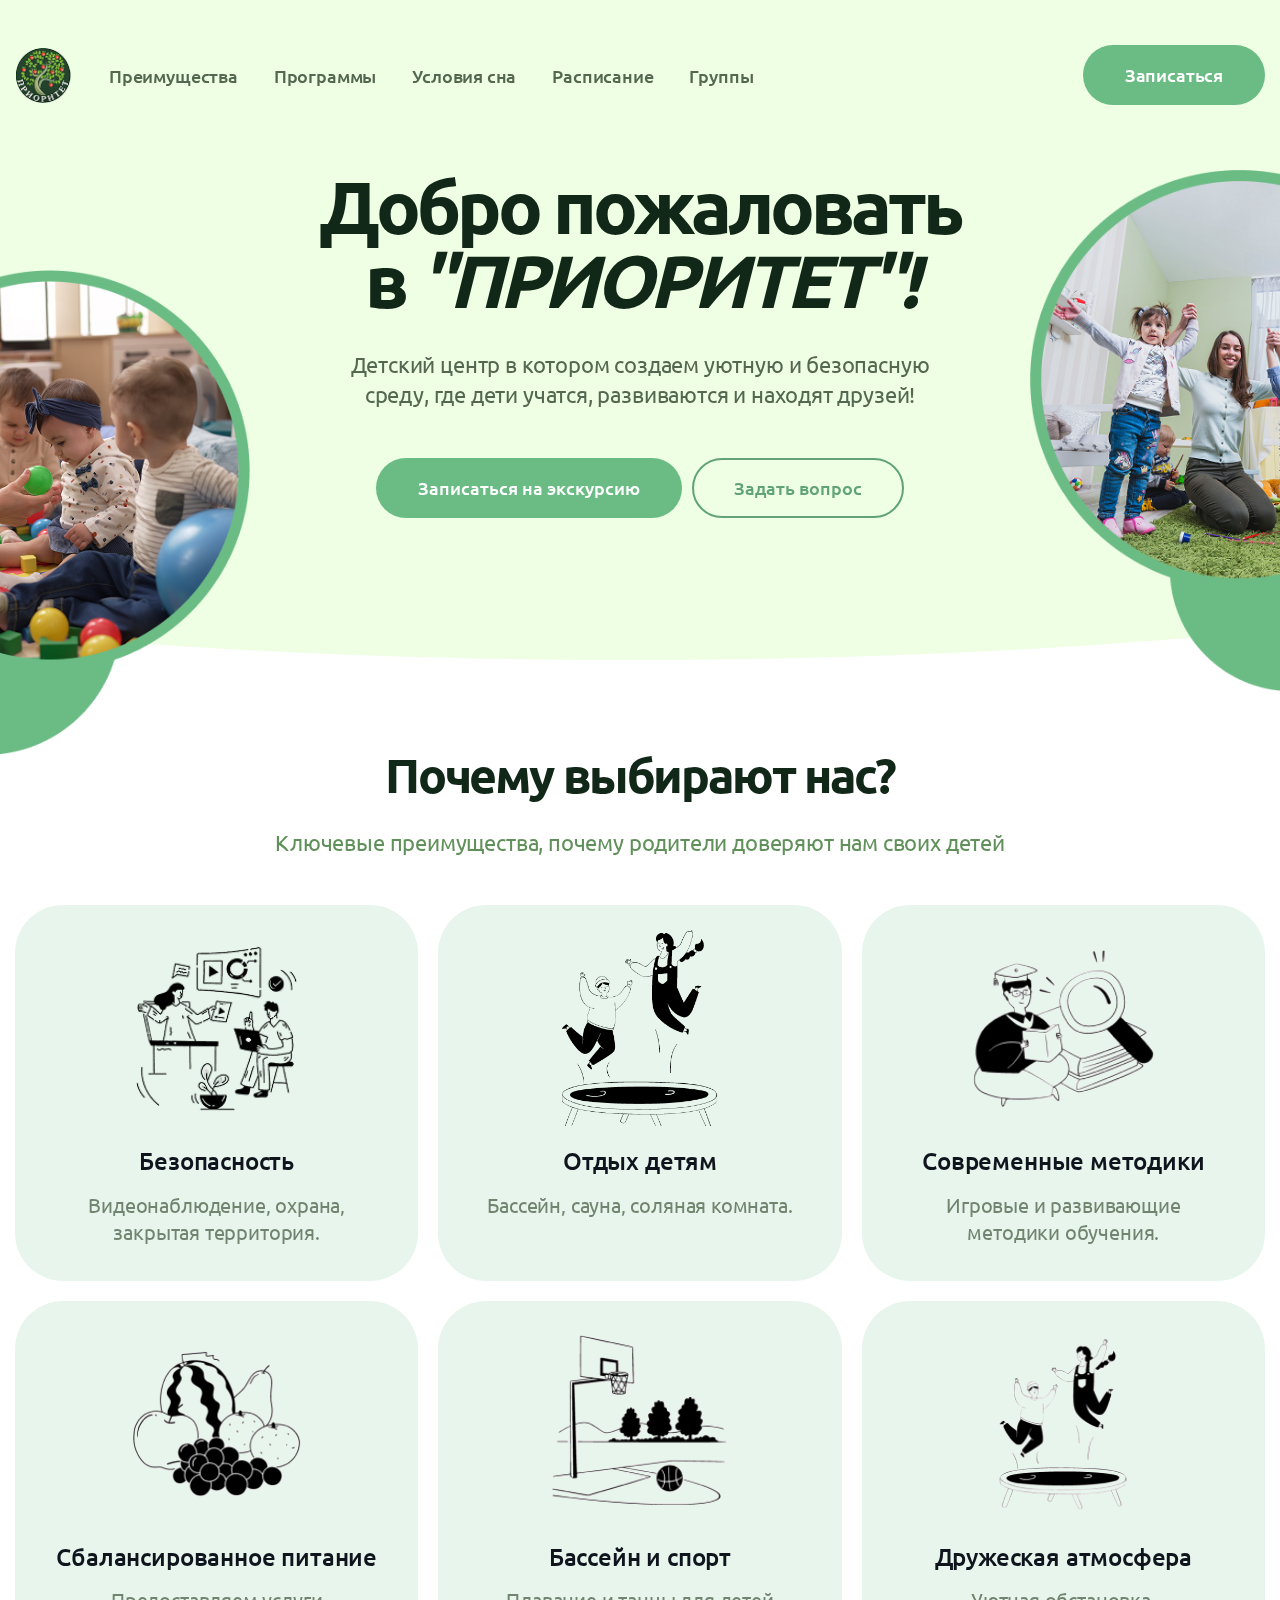
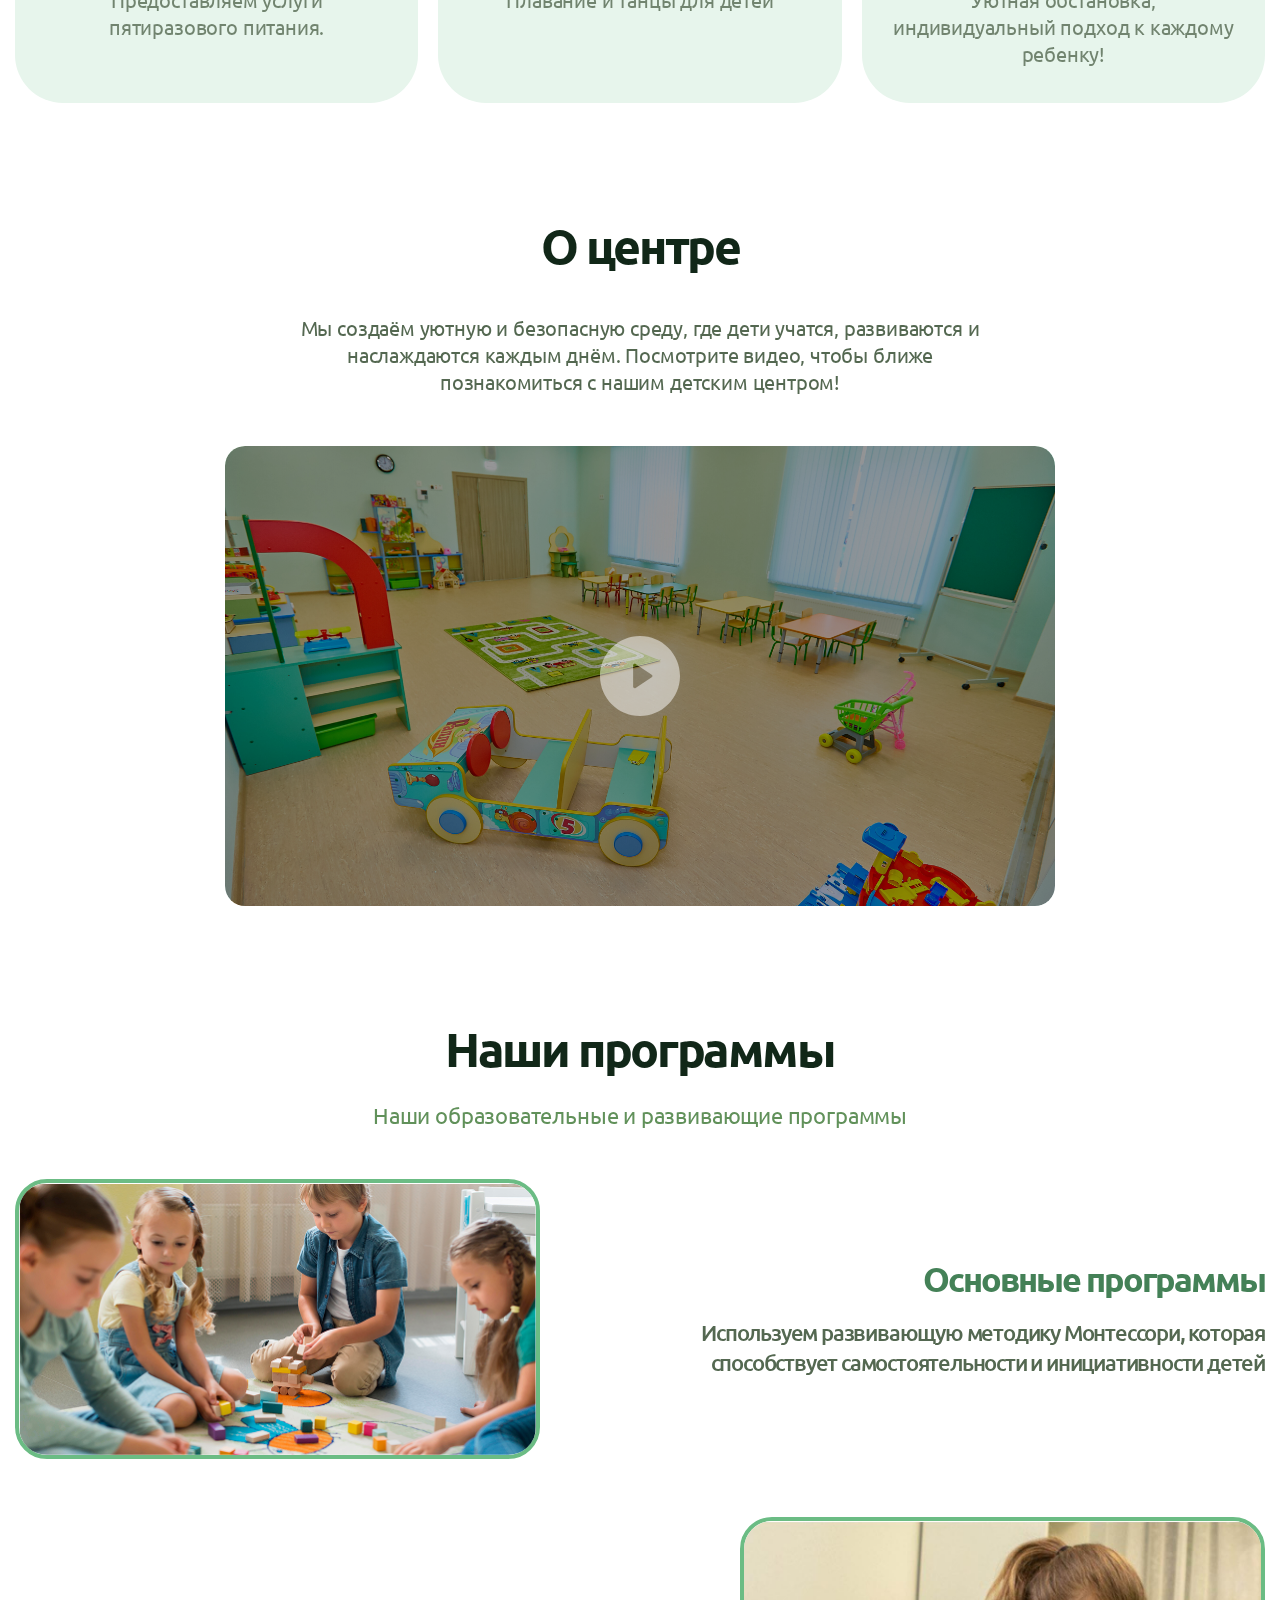
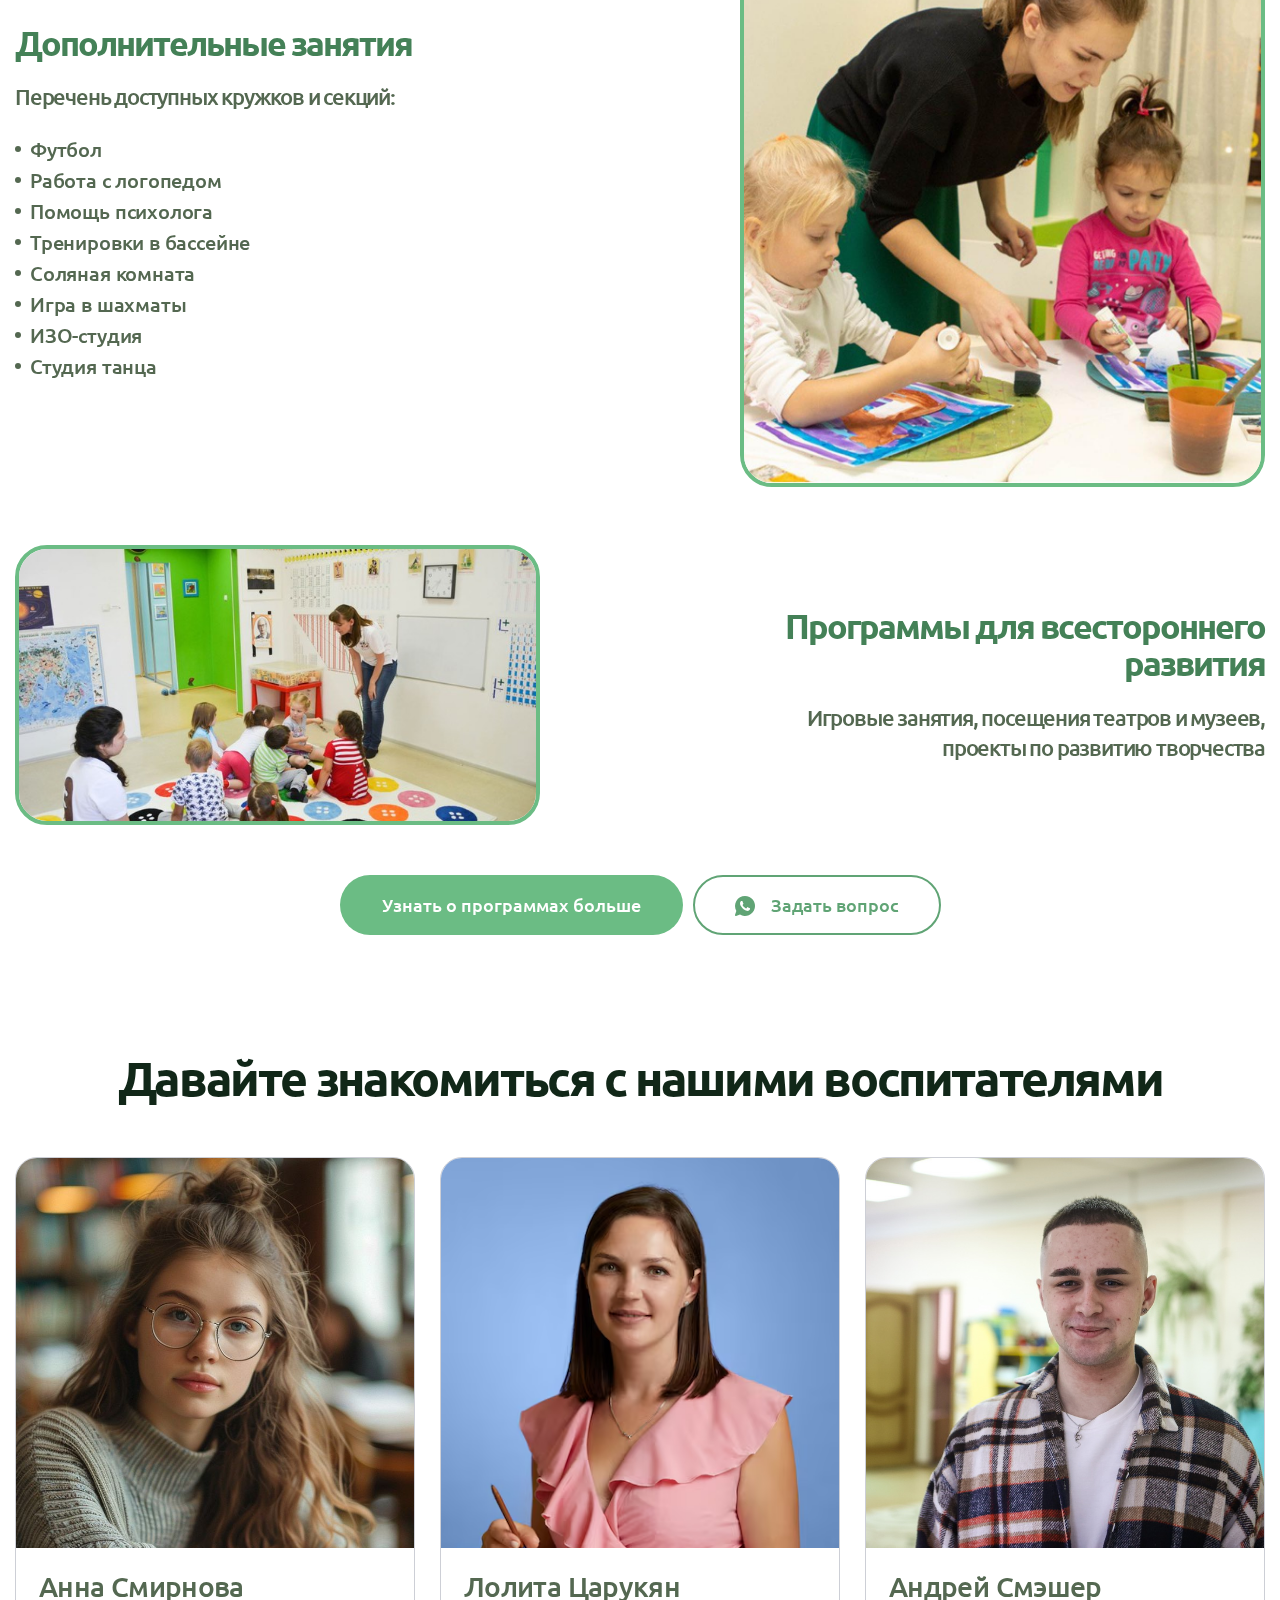
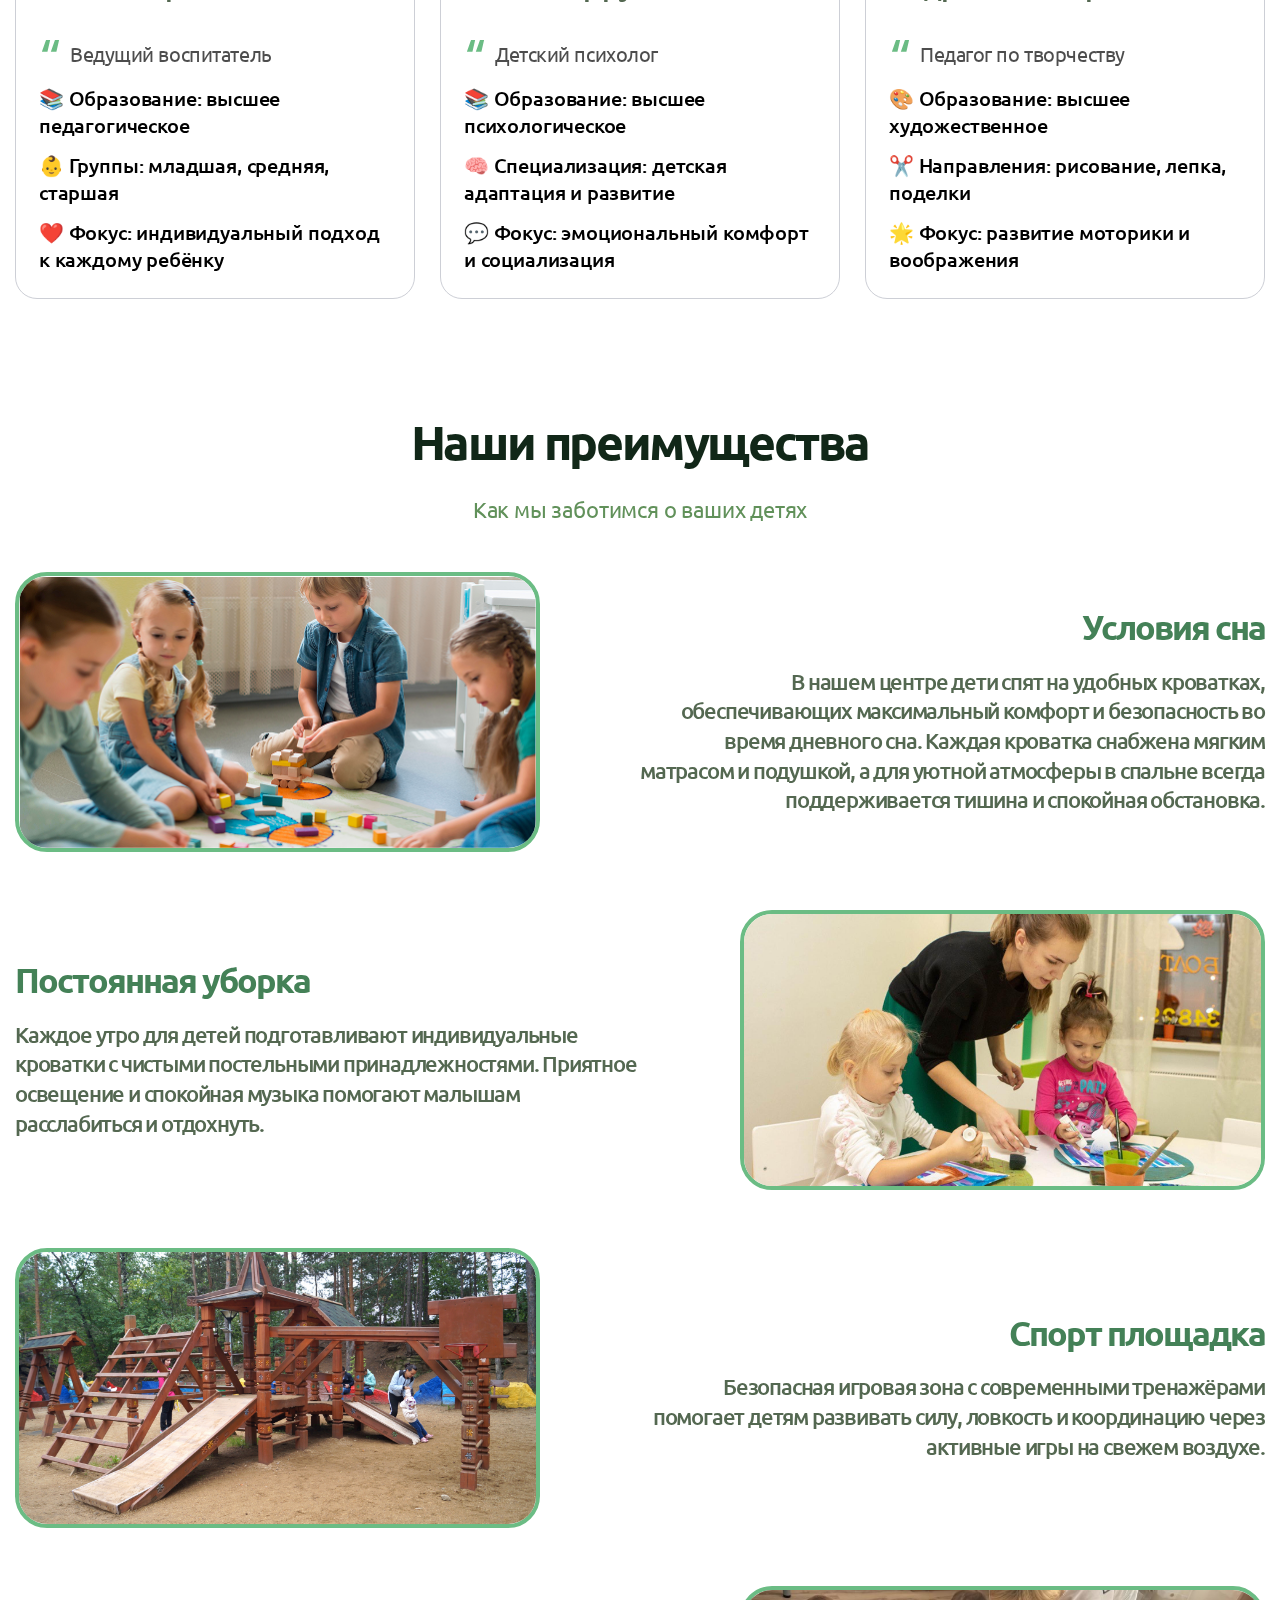
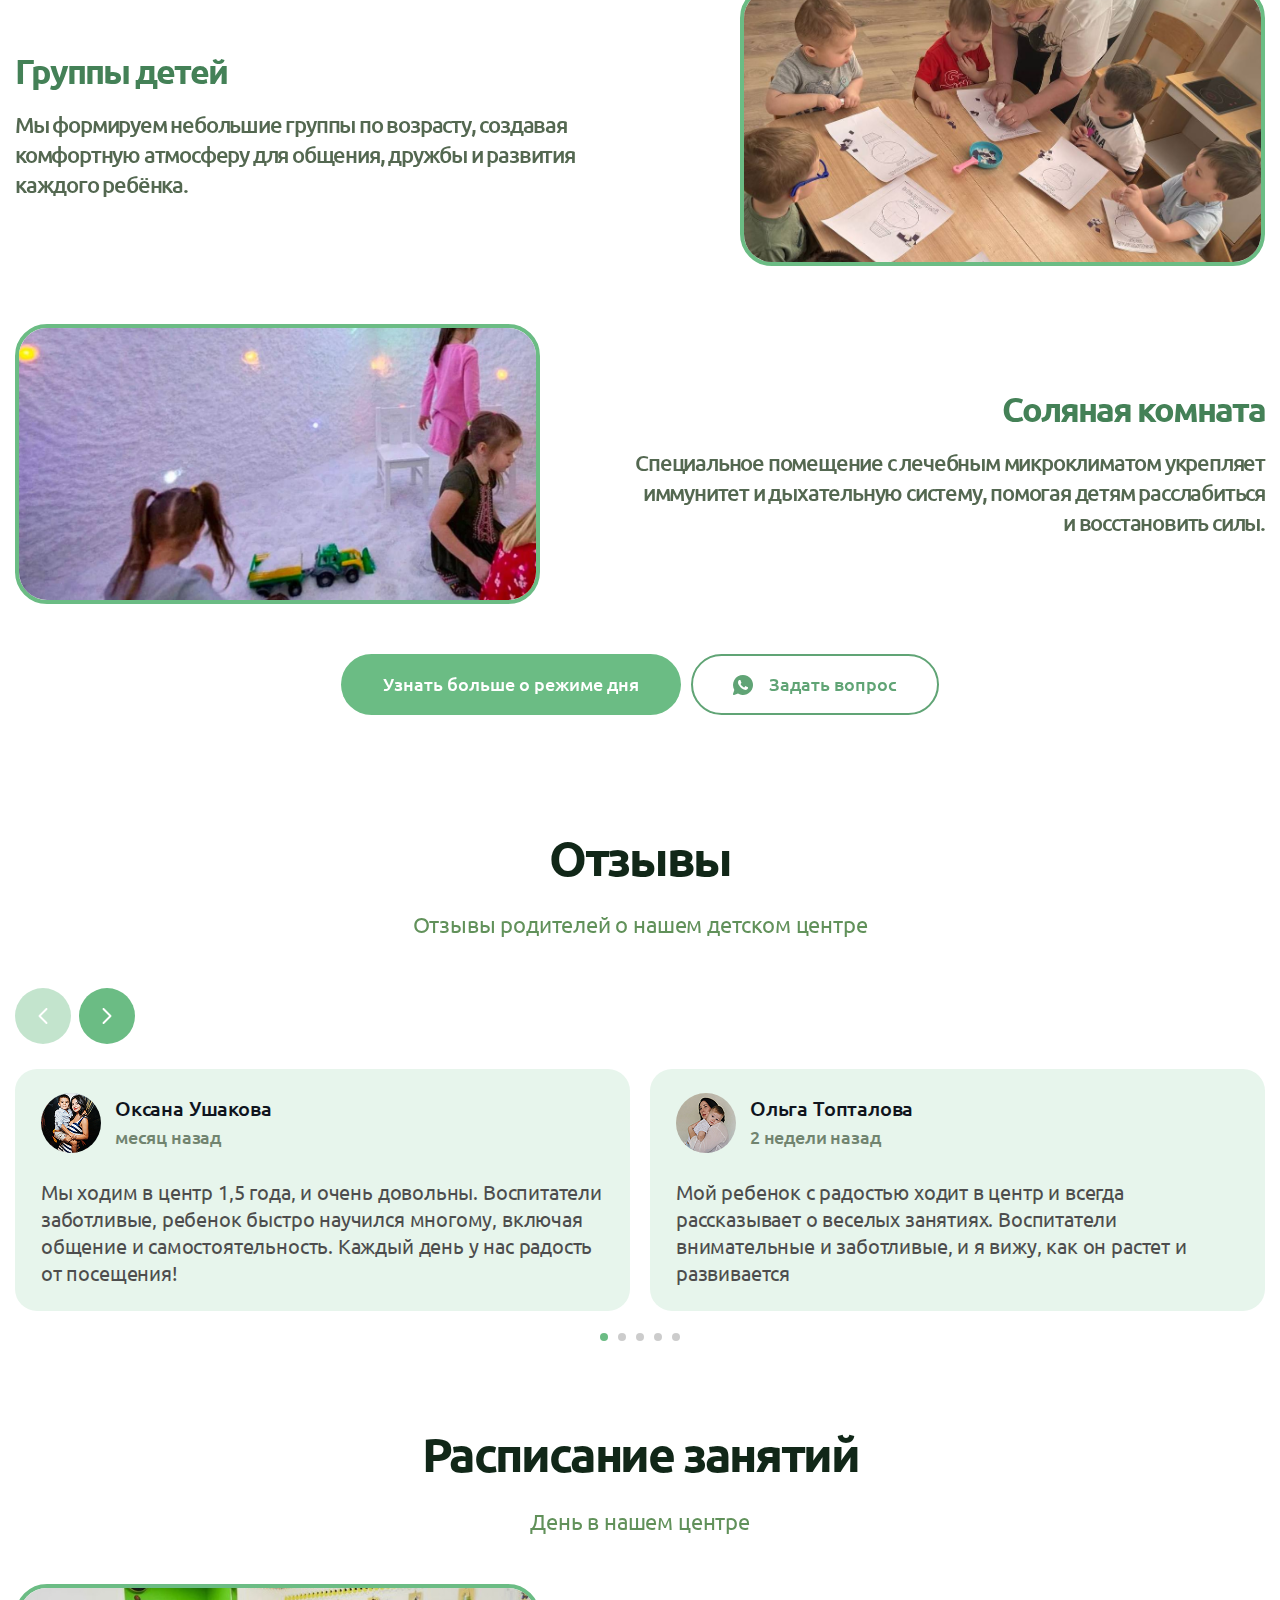
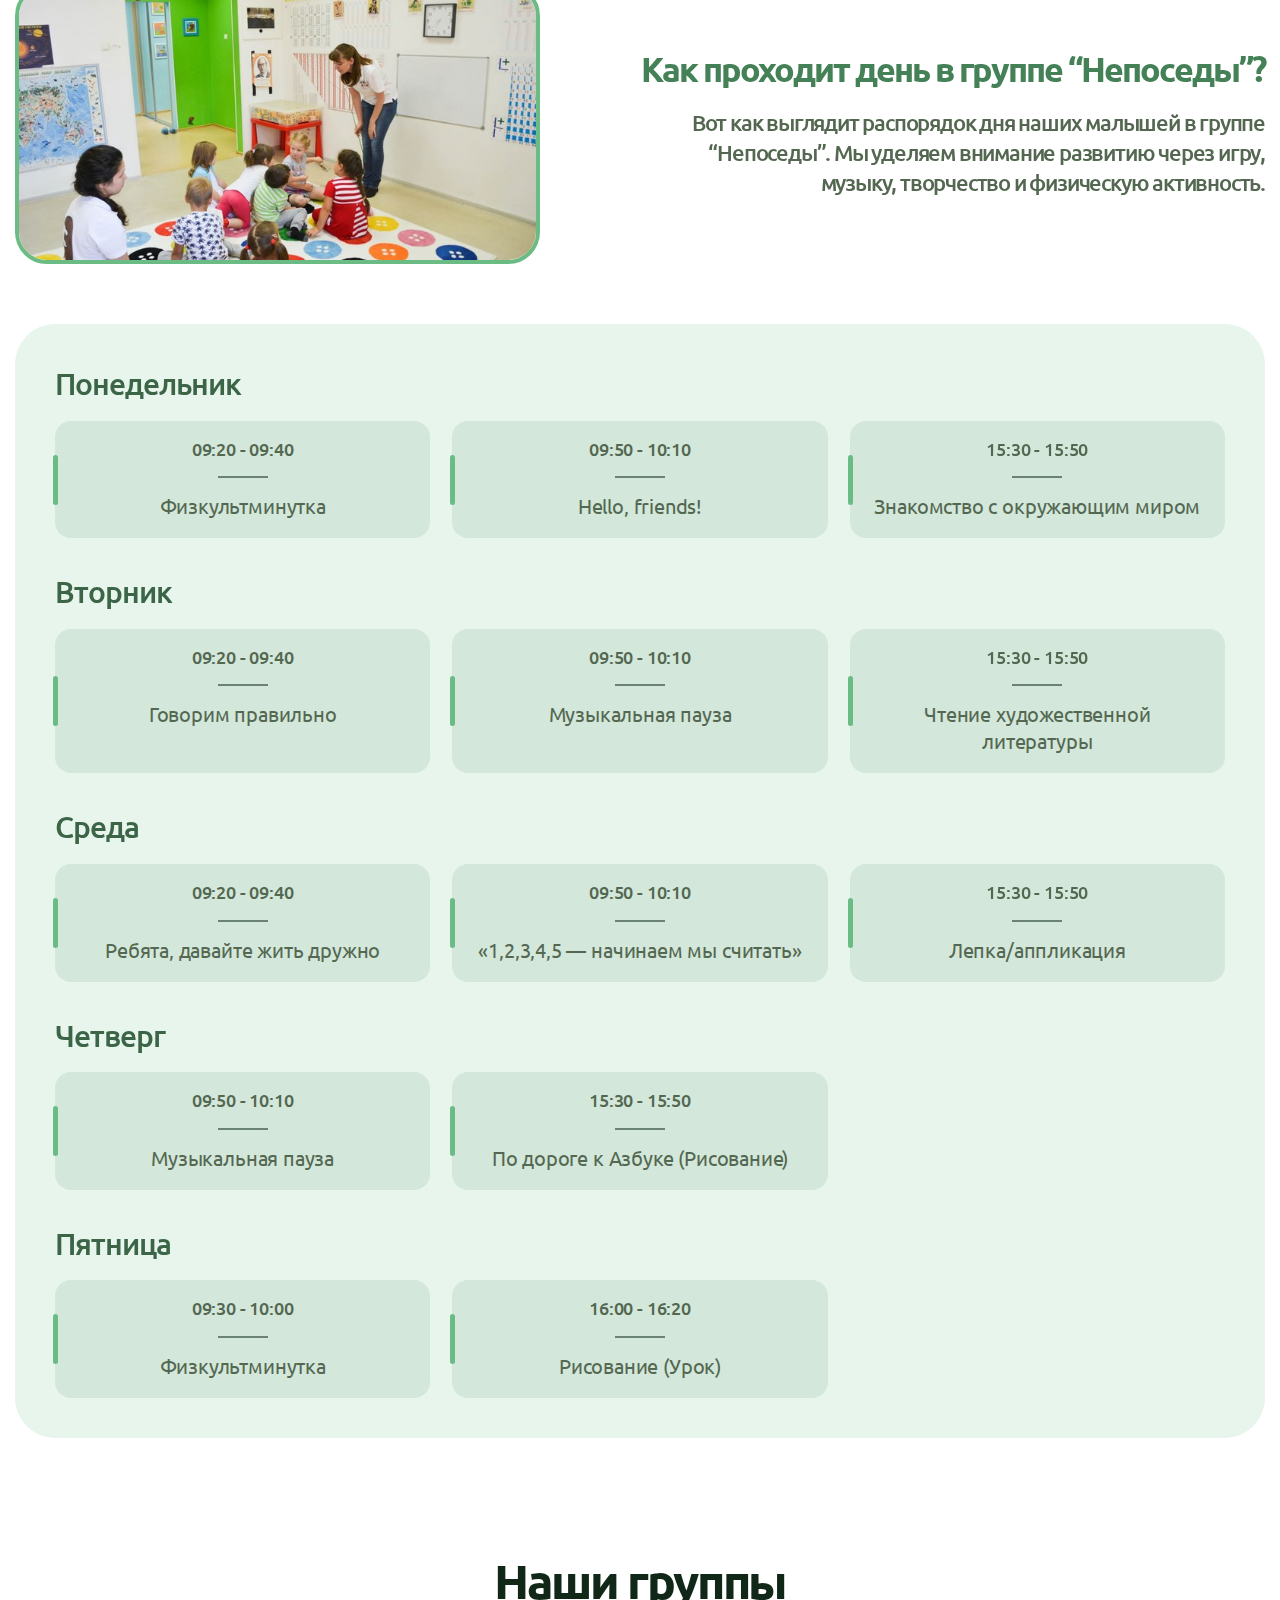
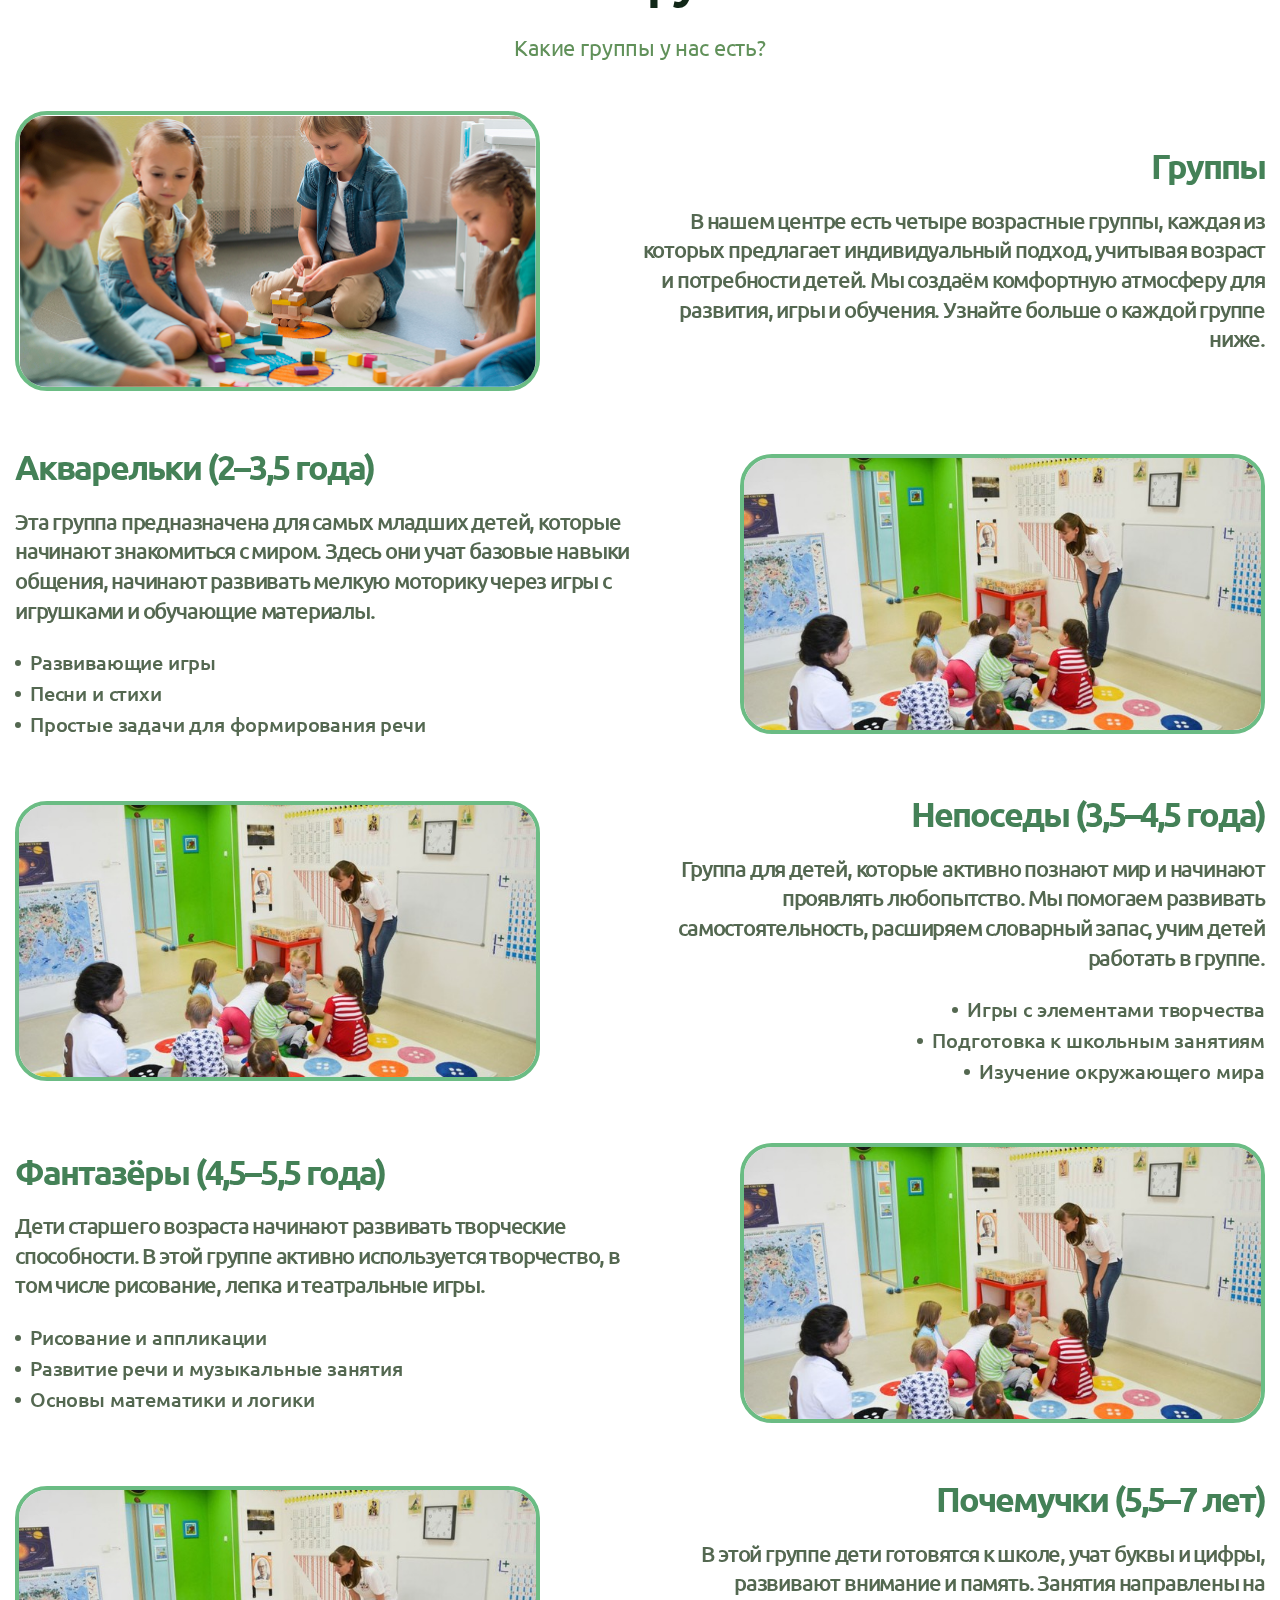
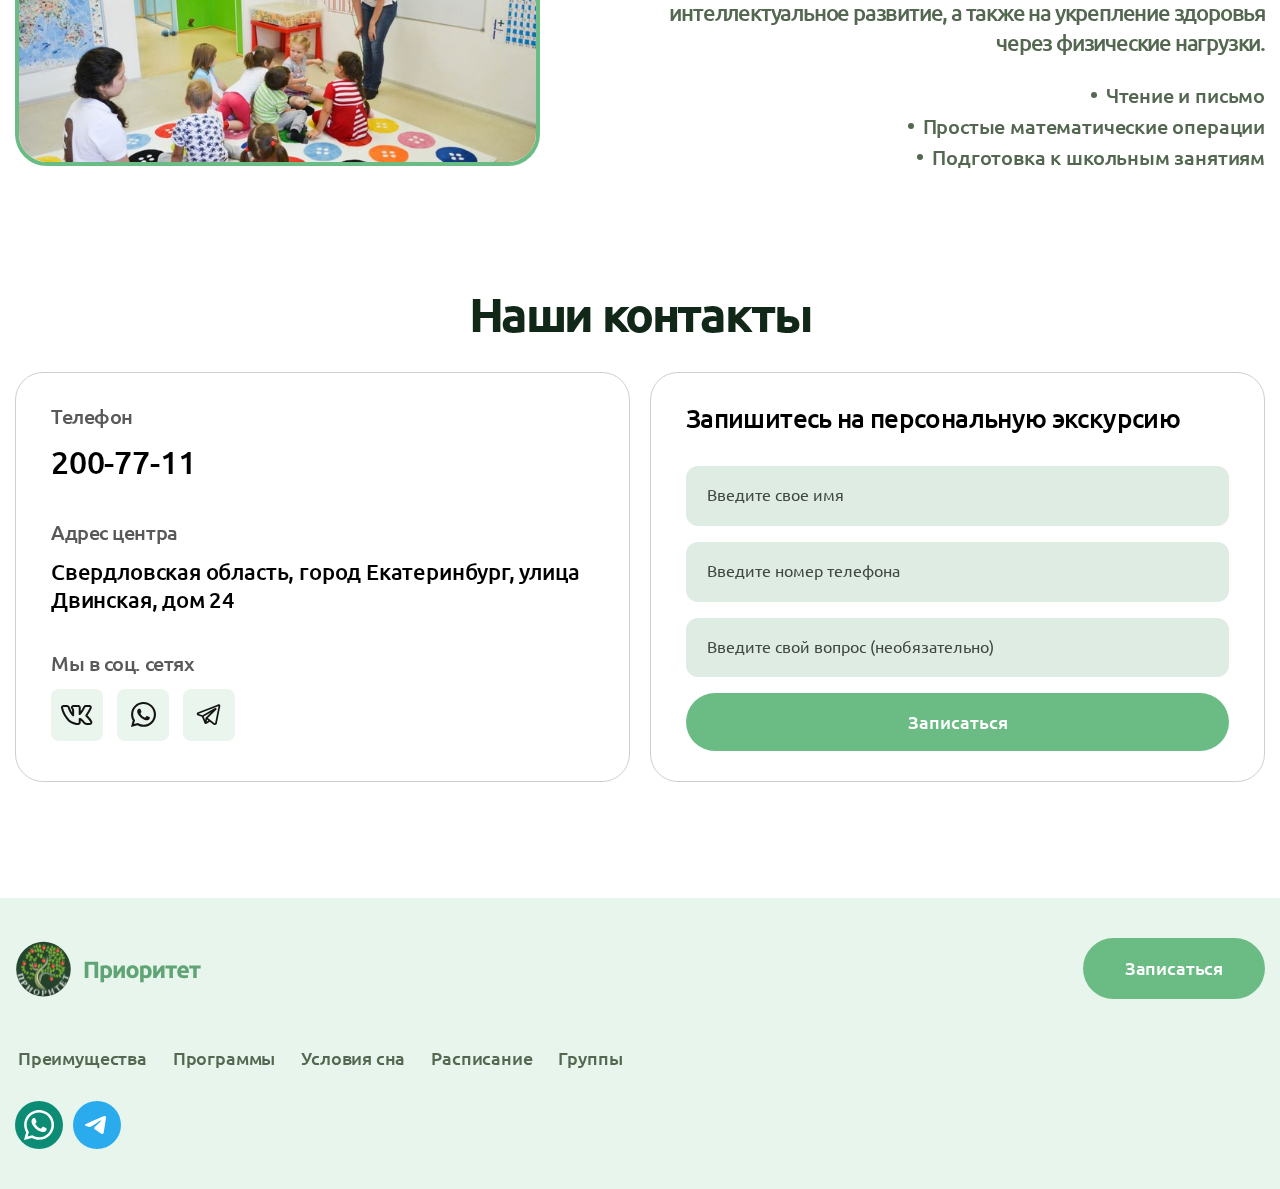
<file: app/index.html>
<!DOCTYPE html>
<html class="html" lang="ru">

<head>
  <meta charset="UTF-8">
  <meta http-equiv="X-UA-Compatible" content="IE=edge">
  <meta name="viewport" content="width=device-width, initial-scale=1.0">
  <meta name="description"
    content="Детский сад «Приоритет» – уютная среда, опытные педагоги, бассейн, спорт и развивающие программы. Запишитесь на экскурсию!">
  <title>Детский садик "Приоритет"</title>
  <link rel="shortcut icon" href="images/icons/favicon.png" type="image/x-icon">
  <link rel="stylesheet" href="https://cdn.jsdelivr.net/npm/@fancyapps/ui@5.0/dist/fancybox/fancybox.css" />
  <link rel="stylesheet" href="css/style.min.css">
</head>

<body class="body">
  <img class="bg" src="images/bg-start.svg" alt="задний фон декоративный">
  <header class="header">
  <div class="container">
    <div class="header__inner">
      <img src="images/logo.png" width="56" height="56" alt="логотип детского садика">
      <nav class="header__nav">
        <ul class="header__list">
          <li>
            <a class="header__link desktop" href="#benefits">Преимущества</a>
          </li>
          <li>
            <a class="header__link desktop" href="#programs">Программы</a>
          </li>
          <li>
            <a class="header__link desktop" href="#dream">Условия сна</a>
          </li>
          <li>
            <a class="header__link desktop" href="#schedule">Расписание</a>
          </li>
          <li>
            <a class="header__link desktop" href="#groups">Группы</a>
          </li>
        </ul>
      </nav>
      <a class="header__btn btn desktop" href="#form">Записаться</a>
      <button class="menu-btn menu-btn--header" type="button">
        <span class="menu-btn__line"></span>
        <span class="sr-only">Interact with menu</span>
      </button>
    </div>
  </div>
  <nav class="header__mobile">
    <ul class="header__list">
      <li>
        <a class="header__link mobile" href="#benefits">Преимущества</a>
      </li>
      <li>
        <a class="header__link mobile" href="#programs">Программы</a>
      </li>
      <li>
        <a class="header__link mobile" href="#dream">Условия сна</a>
      </li>
      <li>
        <a class="header__link mobile" href="#schedule">Расписание</a>
      </li>
      <li>
        <a class="header__link mobile" href="#groups">Группы</a>
      </li>
    </ul>
  </nav>
</header>
  <main>
    <section class="home indent" id="home">
  <div class="container">
    <div class="home__inner">
      <div class="home__content">
        <h1 class="home__title">
          Добро пожаловать <br> в <span>"ПРИОРИТЕТ"!</span>
        </h1>
        <p class="home__text">
          Детский центр в котором создаем уютную и безопасную среду, где дети учатся, развиваются и находят друзей!
        </p>
        <div class="home__actions">
          <button class="btn" type="button">Записаться на экскурсию</button>
          <button class="btn btn--transparent" type="button">Задать вопрос</button>
        </div>
      </div>
      <img class="home__decor home__decor--one" src="images/home-1.png" width="436" height="528" alt="декор изображение">
      <img class="home__decor home__decor--two" src="images/home-2.png" width="457" height="569" alt="декор изображение">
    </div>
  </div>
</section>
    <section class="benefits indent" id="benefits">
  <div class="container">
    <div class="top">
      <h2 class="title-section title-section--center">Почему выбирают нас?</h2>
      <p class="top__text">
        Ключевые преимущества, почему родители доверяют нам своих детей
      </p>
    </div>
    <ul class="benefits__list">
      <li class="benefits__card">
        <img class="benefits__img" src="images/benefits/1.png" width="205" height="196" alt="безопасность детей">
        <h3 class="benefits__name">Безопасность</h3>
        <p class="benefits__description benefits__description--short">
          Видеонаблюдение, охрана, закрытая территория.
        </p>
      </li>
      <li class="benefits__card">
        <img class="benefits__img" src="images/benefits/2.png" width="219" height="196" alt="Отдых детям">
        <h3 class="benefits__name">Отдых детям</h3>
        <p class="benefits__description">
          Бассейн, сауна, соляная комната.
        </p>
      </li>
      <li class="benefits__card">
        <img class="benefits__img" src="images/benefits/3.png" width="211" height="196" alt="Современные методики">
        <h3 class="benefits__name">Современные методики</h3>
        <p class="benefits__description benefits__description--short">
          Игровые и развивающие методики обучения.
        </p>
      </li>
      <li class="benefits__card">
        <img class="benefits__img" src="images/benefits/4.png" width="196" height="196" alt="Сбалансированное питание">
        <h3 class="benefits__name">Сбалансированное питание</h3>
        <p class="benefits__description benefits__description--short">
          Предоставляем услуги пятиразового питания.
        </p>
      </li>
      <li class="benefits__card">
        <img class="benefits__img" src="images/benefits/5.png" width="207" height="196" alt="Бассейн и спорт">
        <h3 class="benefits__name">Бассейн и спорт</h3>
        <p class="benefits__description">
          Плавание и танцы для детей
        </p>
      </li>
      <li class="benefits__card">
        <img class="benefits__img" src="images/benefits/6.png" width="200" height="196" alt="Дружеская атмосфера">
        <h3 class="benefits__name">Дружеская атмосфера</h3>
        <p class="benefits__description">
          Уютная обстановка, индивидуальный подход к каждому ребенку!
        </p>
      </li>
    </ul>
  </div>
</section>
    <section class="about indent">
    <div class="container">
        <h2 class="title-section title-section--center">О центре</h2>
        <p class="about__text">
            Мы создаём уютную и безопасную среду, где дети учатся, развиваются и наслаждаются каждым днём. 
            Посмотрите видео, чтобы ближе познакомиться с нашим детским центром!
        </p>
        <div class="about__video">
            <span class="sr-only">Посмотреть видео о детском центре</span>
            <a class="about__btn" data-fancybox href="https://www.youtube.com/watch?v=dQw4w9WgXcQ">
                <svg xmlns="http://www.w3.org/2000/svg" width="100" height="100" viewBox="0 0 100 100" fill="none">
                    <g filter="url(#filter0_b_1_93)">
                        <path fill-rule="evenodd" clip-rule="evenodd" d="M50 100C77.6142 100 100 77.6142 100 50C100 22.3858 77.6142 0 50 0C22.3858 0 0 22.3858 0 50C0 77.6142 22.3858 100 50 100ZM44.5034 64.8826L64.6387 51.6722C65.8425 50.8824 65.8425 49.1176 64.6387 48.3278L44.5034 35.1174C43.1733 34.2448 41.4063 35.1989 41.4063 36.7896V63.2104C41.4063 64.8011 43.1733 65.7552 44.5034 64.8826Z" fill="white" fill-opacity="0.5"></path>
                    </g>
                    <defs>
                        <filter id="filter0_b_1_93" x="-14" y="-14" width="128" height="128" filterUnits="userSpaceOnUse" color-interpolation-filters="sRGB">
                            <feFlood flood-opacity="0" result="BackgroundImageFix"></feFlood>
                            <feGaussianBlur in="BackgroundImageFix" stdDeviation="7"></feGaussianBlur>
                            <feComposite in2="SourceAlpha" operator="in" result="effect1_backgroundBlur_1_93"></feComposite>
                            <feBlend mode="normal" in="SourceGraphic" in2="effect1_backgroundBlur_1_93" result="shape"></feBlend>
                        </filter>
                    </defs>
                </svg>
            </a>
        </div>
    </div>
</section>
    <section class="programs indent" id="programs">
  <div class="container">
    <div class="top">
      <h2 class="title-section title-section--center">Наши программы</h2>
      <p class="top__text">Наши образовательные и развивающие программы</p>
    </div>
    <ul class="programs__list">
      <li class="programs__row">
        <img class="programs__img" src="images/programs/1.png" width="525" height="280" alt="Основные программы детского садика">
        <div class="programs__info">
          <h3 class="programs__subtitle">Основные программы</h3>
          <p class="programs__text">
            Используем развивающую методику Монтессори, которая способствует самостоятельности и инициативности детей
          </p>
        </div>
      </li>
      <li class="programs__row">
        <img class="programs__img programs__img--big" src="images/programs/2.jpg" width="525" height="570" alt="Дополнительные занятия">
        <div class="programs__info">
          <h3 class="programs__subtitle">Дополнительные занятия</h3>
          <p class="programs__text">
            Перечень доступных кружков и секций:
          </p>
          <ul class="programs__items">
            <li class="programs__item">
              Футбол
            </li>
            <li class="programs__item">
              Работа с логопедом
            </li>
            <li class="programs__item">
              Помощь психолога
            </li>
            <li class="programs__item">
              Тренировки в бассейне
            </li>
            <li class="programs__item">
              Соляная комната
            </li>
            <li class="programs__item">
              Игра в шахматы
            </li>
            <li class="programs__item">
              ИЗО-студия
            </li>
            <li class="programs__item">
              Студия танца
            </li>
          </ul>
        </div>
      </li>
      <li class="programs__row">
        <img class="programs__img" src="images/programs/3.jpg" width="525" height="280" alt="Программы развития">
        <div class="programs__info">
          <h3 class="programs__subtitle programs__subtitle--short">Программы для всестороннего развития</h3>
          <p class="programs__text programs__text--short">
            Игровые занятия, посещения театров и музеев, проекты по развитию творчества
          </p>
        </div>
      </li>
    </ul>
    <div class="programs__actions">
      <button class="btn" type="button">Узнать о программах больше</button>
      <button class="btn btn--transparent" type="button">
        <svg xmlns="http://www.w3.org/2000/svg" width="20" height="21" viewBox="0 0 20 21" fill="none">
          <path d="M9.99997 0.926758C11.5337 0.927202 13.0469 1.28045 14.4223 1.95918C15.7977 2.63791 16.9986 3.62393 17.932 4.84097C18.8654 6.05801 19.5064 7.47345 19.8053 8.97781C20.1042 10.4822 20.0531 12.0351 19.6559 13.5166C19.2587 14.998 18.526 16.3683 17.5146 17.5213C16.5031 18.6743 15.24 19.5792 13.8229 20.166C12.4058 20.7528 10.8727 21.0057 9.34224 20.9053C7.81176 20.8049 6.32489 20.3537 4.99664 19.5868L1.09664 20.8834C0.949944 20.9321 0.792606 20.939 0.64221 20.9034C0.491814 20.8678 0.354286 20.791 0.244998 20.6817C0.13571 20.5724 0.0589687 20.4349 0.0233508 20.2845C-0.0122671 20.1341 -0.00535799 19.9768 0.043306 19.8301L1.34331 15.9318C0.46453 14.4117 0.00146348 12.6871 0.000672402 10.9313C-0.000118679 9.17547 0.461393 7.45041 1.3388 5.92956C2.21621 4.40871 3.47858 3.14569 4.99897 2.26749C6.51936 1.38929 8.24418 0.92688 9.99997 0.926758ZM6.55331 5.93176C6.42609 5.93569 6.3013 5.9676 6.18781 6.02521C6.07431 6.08282 5.9749 6.16472 5.89664 6.26509C5.67164 6.52842 5.03664 7.17009 5.03664 8.47342C5.03664 9.77842 5.91831 11.0401 6.04164 11.2168C6.16331 11.3901 7.77664 14.0668 10.245 15.2168C10.7039 15.4301 11.1705 15.6162 11.645 15.7751C12.235 15.9751 12.7733 15.9484 13.1983 15.8818C13.6716 15.8068 14.6533 15.2418 14.8583 14.6201C15.0616 14.0034 15.0616 13.4718 15 13.3618C14.9383 13.2518 14.775 13.1834 14.5266 13.0484C13.9735 12.7486 13.4133 12.4618 12.8466 12.1884C12.6216 12.0984 12.4566 12.0551 12.2933 12.3218C12.1283 12.5868 11.66 13.1851 11.515 13.3618C11.3733 13.5334 11.2283 13.5584 10.9816 13.4268C10.735 13.2951 9.94331 13.0134 9.00331 12.1101C8.46026 11.5681 7.99979 10.9493 7.63664 10.2734C7.48997 10.0068 7.61997 9.86509 7.74164 9.73176C7.85331 9.61509 7.98831 9.42342 8.11164 9.26676C8.23331 9.11676 8.27664 9.00509 8.35831 8.82676C8.43997 8.65009 8.39831 8.49342 8.33664 8.36342C8.27497 8.23009 7.78331 6.92342 7.57664 6.39176C7.37664 5.87509 7.17497 5.94842 7.02331 5.93842C6.88164 5.93176 6.71831 5.93176 6.55331 5.93176Z" fill="#60A475"/>
        </svg>
        Задать вопрос
      </button>
    </div>
  </div>
</section>
    <section class="command indent" id="command">
  <div class="container">
    <h2 class="title-section title-section--center">Давайте <span>знакомиться с нашими воспитателями</span></h2>
    <div class="command__items">
      <div class="command__item">
        <div class="command__head top">
          <img
              src="images/command/1.jpg"
              width="617"
              height="390"
              alt="Анна Смирнова"
          />
        </div>
        <div class="command__info">
          <h3 class="command__name">Анна Смирнова</h3>
          <p class="command__text">
            <img
                src="images/icons/quote.svg"
                width="23"
                height="12"
                alt=""
            />
            Ведущий воспитатель
          </p>
          <div class="command__exps">
            <p class="command__exp">
              📚 Образование: высшее педагогическое
            </p>
            <p class="command__exp">
              👶 Группы: младшая, средняя, старшая
            </p>
            <p class="command__exp">
              ❤️ Фокус: индивидуальный подход к каждому ребёнку
            </p>
          </div>
        </div>
      </div>
      <div class="command__item">
        <div class="command__head top">
          <img
              src="images/command/2.avif"
              width="617"
              height="390"
              alt="Лолита Царукян"
          />
        </div>
        <div class="command__info">
          <h3 class="command__name">Лолита Царукян</h3>
          <p class="command__text">
            <img
                src="images/icons/quote.svg"
                width="23"
                height="12"
                alt=""
            />
            Детский психолог
          </p>
          <div class="command__exps">
            <p class="command__exp">
              📚 Образование: высшее психологическое
            </p>
            <p class="command__exp">
              🧠 Специализация: детская адаптация и развитие
            </p>
            <p class="command__exp">
              💬 Фокус: эмоциональный комфорт и социализация
            </p>
          </div>
        </div>
      </div>
      <div class="command__item">
        <div class="command__head scale">
          <img
              src="images/command/3.jpg"
              width="617"
              height="390"
              alt="Андрей Смэшер"
          />
        </div>
        <div class="command__info">
          <h3 class="command__name">Андрей Смэшер</h3>
          <p class="command__text">
            <img
                src="images/icons/quote.svg"
                width="23"
                height="12"
                alt=""
            />
            Педагог по творчеству
          </p>
          <div class="command__exps">
            <p class="command__exp">
              🎨 Образование: высшее художественное
            </p>
            <p class="command__exp">
              ✂️ Направления: рисование, лепка, поделки
            </p>
            <p class="command__exp">
              🌟 Фокус: развитие моторики и воображения
            </p>
          </div>
        </div>
      </div>
    </div>
  </div>
</section>
    <section class="programs indent" id="dream">
  <div class="container">
    <div class="top">
      <h2 class="title-section title-section--center">Наши преимущества</h2>
      <p class="top__text">Как мы заботимся о ваших детях</p>
    </div>
    <ul class="programs__list">
      <li class="programs__row">
        <img class="programs__img" src="images/programs/1.png" width="525" height="280"
             alt="Основные программы детского центра">
        <div class="programs__info">
          <h3 class="programs__subtitle">Условия сна</h3>
          <p class="programs__text">
            В нашем центре дети спят на удобных кроватках, обеспечивающих максимальный комфорт и безопасность во время
            дневного сна. Каждая кроватка снабжена мягким матрасом и подушкой, а для уютной атмосферы в спальне всегда
            поддерживается тишина и спокойная обстановка.
          </p>
        </div>
      </li>
      <li class="programs__row">
        <img class="programs__img" src="images/programs/2.jpg" width="525" height="280" alt="Дополнительные занятия">
        <div class="programs__info">
          <h3 class="programs__subtitle">Постоянная уборка</h3>
          <p class="programs__text">
            Каждое утро для детей подготавливают индивидуальные кроватки с чистыми постельными принадлежностями.
            Приятное освещение и спокойная музыка помогают малышам расслабиться и отдохнуть.
          </p>
        </div>
      </li>
      <li class="programs__row">
        <img class="programs__img" src="images/programs/4.jpg" width="525" height="280" alt="Дополнительные занятия">
        <div class="programs__info">
          <h3 class="programs__subtitle">Спорт площадка</h3>
          <p class="programs__text">
            Безопасная игровая зона с современными тренажёрами помогает детям развивать силу, ловкость и координацию
            через активные игры на свежем воздухе.
          </p>
        </div>
      </li>
      <li class="programs__row">
        <img class="programs__img" src="images/programs/5.jpg" width="525" height="280" alt="Дополнительные занятия">
        <div class="programs__info">
          <h3 class="programs__subtitle">Группы детей</h3>
          <p class="programs__text">
            Мы формируем небольшие группы по возрасту, создавая комфортную атмосферу для общения, дружбы и развития
            каждого ребёнка.
          </p>
        </div>
      </li>
      <li class="programs__row">
        <img class="programs__img" style="object-position: bottom" src="images/programs/6.jpg" width="525" height="280" alt="Дополнительные занятия">
        <div class="programs__info">
          <h3 class="programs__subtitle">Соляная комната</h3>
          <p class="programs__text">
            Специальное помещение с лечебным микроклиматом укрепляет иммунитет и дыхательную систему, помогая детям
            расслабиться и восстановить силы.
          </p>
        </div>
      </li>
    </ul>
    <div class="programs__actions">
      <button class="btn" type="button">Узнать больше о режиме дня</button>
      <button class="btn btn--transparent" type="button">
        <svg xmlns="http://www.w3.org/2000/svg" width="20" height="21" viewBox="0 0 20 21" fill="none">
          <path
              d="M9.99997 0.926758C11.5337 0.927202 13.0469 1.28045 14.4223 1.95918C15.7977 2.63791 16.9986 3.62393 17.932 4.84097C18.8654 6.05801 19.5064 7.47345 19.8053 8.97781C20.1042 10.4822 20.0531 12.0351 19.6559 13.5166C19.2587 14.998 18.526 16.3683 17.5146 17.5213C16.5031 18.6743 15.24 19.5792 13.8229 20.166C12.4058 20.7528 10.8727 21.0057 9.34224 20.9053C7.81176 20.8049 6.32489 20.3537 4.99664 19.5868L1.09664 20.8834C0.949944 20.9321 0.792606 20.939 0.64221 20.9034C0.491814 20.8678 0.354286 20.791 0.244998 20.6817C0.13571 20.5724 0.0589687 20.4349 0.0233508 20.2845C-0.0122671 20.1341 -0.00535799 19.9768 0.043306 19.8301L1.34331 15.9318C0.46453 14.4117 0.00146348 12.6871 0.000672402 10.9313C-0.000118679 9.17547 0.461393 7.45041 1.3388 5.92956C2.21621 4.40871 3.47858 3.14569 4.99897 2.26749C6.51936 1.38929 8.24418 0.92688 9.99997 0.926758ZM6.55331 5.93176C6.42609 5.93569 6.3013 5.9676 6.18781 6.02521C6.07431 6.08282 5.9749 6.16472 5.89664 6.26509C5.67164 6.52842 5.03664 7.17009 5.03664 8.47342C5.03664 9.77842 5.91831 11.0401 6.04164 11.2168C6.16331 11.3901 7.77664 14.0668 10.245 15.2168C10.7039 15.4301 11.1705 15.6162 11.645 15.7751C12.235 15.9751 12.7733 15.9484 13.1983 15.8818C13.6716 15.8068 14.6533 15.2418 14.8583 14.6201C15.0616 14.0034 15.0616 13.4718 15 13.3618C14.9383 13.2518 14.775 13.1834 14.5266 13.0484C13.9735 12.7486 13.4133 12.4618 12.8466 12.1884C12.6216 12.0984 12.4566 12.0551 12.2933 12.3218C12.1283 12.5868 11.66 13.1851 11.515 13.3618C11.3733 13.5334 11.2283 13.5584 10.9816 13.4268C10.735 13.2951 9.94331 13.0134 9.00331 12.1101C8.46026 11.5681 7.99979 10.9493 7.63664 10.2734C7.48997 10.0068 7.61997 9.86509 7.74164 9.73176C7.85331 9.61509 7.98831 9.42342 8.11164 9.26676C8.23331 9.11676 8.27664 9.00509 8.35831 8.82676C8.43997 8.65009 8.39831 8.49342 8.33664 8.36342C8.27497 8.23009 7.78331 6.92342 7.57664 6.39176C7.37664 5.87509 7.17497 5.94842 7.02331 5.93842C6.88164 5.93176 6.71831 5.93176 6.55331 5.93176Z"
              fill="#60A475"/>
        </svg>
        Задать вопрос
      </button>
    </div>
  </div>
</section>
    <section class="reviews indent" id="reviews">
  <div class="container">
    <div class="top">
      <h2 class="title-section title-section--center">Отзывы</h2>
      <p class="top__text">
        Отзывы родителей о нашем детском центре
      </p>
    </div>
    <div class="reviews__navigation">
      <button class="reviews__btn reviews__btn--prev" type="button">
        <span class="sr-only">Предыдущий слайд</span>
        <svg xmlns="http://www.w3.org/2000/svg" width="24" height="24" viewBox="0 0 24 24" fill="none">
          <path fill-rule="evenodd" clip-rule="evenodd" d="M16.2071 5.70711C16.5976 5.31658 16.5976 4.68342 16.2071 4.29289C15.8166 3.90237 15.1834 3.90237 14.7929 4.29289L7.79289 11.2929C7.40237 11.6834 7.40237 12.3166 7.79289 12.7071L14.7929 19.7071C15.1834 20.0976 15.8166 20.0976 16.2071 19.7071C16.5976 19.3166 16.5976 18.6834 16.2071 18.2929L9.91421 12L16.2071 5.70711Z" fill="white"></path>
        </svg>
      </button>
      <button class="reviews__btn reviews__btn--next" type="button">
        <span class="sr-only">Следующий слайд</span>
        <svg xmlns="http://www.w3.org/2000/svg" width="24" height="24" viewBox="0 0 24 24" fill="none">
          <path fill-rule="evenodd" clip-rule="evenodd" d="M9.20711 4.29289C8.81658 3.90237 8.18342 3.90237 7.79289 4.29289C7.40237 4.68342 7.40237 5.31658 7.79289 5.70711L14.0858 12L7.79289 18.2929C7.40237 18.6834 7.40237 19.3166 7.79289 19.7071C8.18342 20.0976 8.81658 20.0976 9.20711 19.7071L16.2071 12.7071C16.5976 12.3166 16.5976 11.6834 16.2071 11.2929L9.20711 4.29289Z" fill="white"></path>
        </svg>
      </button>
    </div>
    <div class="swiper">
      <div class="swiper-wrapper">
        <div class="swiper-slide">
          <div class="reviews__card">
            <div class="reviews__head">
              <img class="reviews__avatar" width="60" height="60" src="images/avatars/1.jpg" alt="аватар пользователя">
              <div class="reviews__info">
                <p class="reviews__name">Оксана Ушакова</p>
                <span class="reviews__date">месяц назад</span>
              </div>
            </div>
            <p class="reviews__text">
              Мы ходим в центр 1,5 года, и очень довольны. Воспитатели заботливые, ребенок быстро научился многому,
              включая общение и самостоятельность. Каждый день у нас радость от посещения!
            </p>
          </div>
        </div>
        <div class="swiper-slide">
          <div class="reviews__card">
            <div class="reviews__head">
              <img class="reviews__avatar" width="60" height="60" src="images/avatars/6.jpg" alt="аватар пользователя">
              <div class="reviews__info">
                <p class="reviews__name">Ольга Топталова</p>
                <span class="reviews__date">2 недели назад</span>
              </div>
            </div>
            <p class="reviews__text">
              Мой ребенок с радостью ходит в центр и всегда рассказывает о веселых занятиях.
              Воспитатели внимательные и заботливые, и я вижу, как он растет и развивается
            </p>
          </div>
        </div>
        <div class="swiper-slide">
          <div class="reviews__card">
            <div class="reviews__head">
              <img class="reviews__avatar" width="60" height="60" src="images/avatars/2.jpg" alt="аватар пользователя">
              <div class="reviews__info">
                <p class="reviews__name">Евгения Исаева</p>
                <span class="reviews__date">2 недели назад</span>
              </div>
            </div>
            <p class="reviews__text">
              Наша дочка быстро адаптировалась в центре и всегда с удовольствием рассказывает о занятиях и прогулках. Она
              скучает по центру на выходных, что говорит о том, что ей там очень нравится!
            </p>
          </div>
        </div>
        <div class="swiper-slide">
          <div class="reviews__card">
            <div class="reviews__head">
              <img class="reviews__avatar" width="60" height="60" src="images/avatars/3.jpg" alt="аватар пользователя">
              <div class="reviews__info">
                <p class="reviews__name">Katrin Black</p>
                <span class="reviews__date">3 недели назад</span>
              </div>
            </div>
            <p class="reviews__text">
              Ребенок посещает центр второй год, и мы довольны. Воспитатели внимательные, занятия интересные, и ребенок
              с радостью идет в центр
            </p>
          </div>
        </div>
        <div class="swiper-slide">
          <div class="reviews__card">
            <div class="reviews__head">
              <img class="reviews__avatar" width="60" height="60" src="images/avatars/4.jpg" alt="аватар пользователя">
              <div class="reviews__info">
                <p class="reviews__name">Виктория Смагина</p>
                <span class="reviews__date">3 недели назад</span>
              </div>
            </div>
            <p class="reviews__text">
              Ребенок стал более общительным и уверенным. В центре много интересных мероприятий,
              и он всегда возвращается домой с новыми поделками и историями о друзьях
            </p>
          </div>
        </div>
        <div class="swiper-slide">
          <div class="reviews__card">
            <div class="reviews__head">
              <img class="reviews__avatar" width="60" height="60" src="images/avatars/5.jpg" alt="аватар пользователя">
              <div class="reviews__info">
                <p class="reviews__name">Ирина Ульрих</p>
                <span class="reviews__date">3 месяца назад</span>
              </div>
            </div>
            <p class="reviews__text">
              центр замечательный! Мы остались здесь, даже когда получили место в другом. Воспитатели заботливые,
              а ребенок всегда с удовольствием уходит в центр.
            </p>
          </div>
        </div>
      </div>
    </div>
    <div class="swiper-pagination"></div>
  </div>
</section>
    <section class="schedule indent" id="schedule">
  <div class="container">
    <div class="top">
      <h2 class="title-section title-section--center">Расписание занятий</h2>
      <p class="top__text">
        День в нашем центре
      </p>
    </div>
    <div class="programs__row" style="display: none"></div>
    <div class="programs__row programs__row--reversed">
      <img class="programs__img" src="images/programs/3.jpg" width="525" height="280" alt="Программы развития">
      <div class="programs__info">
        <h3 class="programs__subtitle">Как проходит день в группе “Непоседы”?</h3>
        <p class="programs__text">
          Вот как выглядит распорядок дня наших малышей в группе “Непоседы”. Мы уделяем внимание
          развитию через игру, музыку, творчество и физическую активность.
        </p>
      </div>
    </div>
    <div class="schedule__days">
      <div class="schedule__day">
        <p class="schedule__name">Понедельник</p>
        <ul class="schedule__items">
          <li class="schedule__item">
            <span class="schedule__date">09:20 - 09:40</span>
            <p class="schedule__text">
              Физкультминутка
            </p>
          </li>
          <li class="schedule__item">
            <span class="schedule__date">09:50 - 10:10</span>
            <p class="schedule__text">
              Hello, friends!
            </p>
          </li>
          <li class="schedule__item">
            <span class="schedule__date">15:30 - 15:50</span>
            <p class="schedule__text">
              Знакомство с окружающим миром
            </p>
          </li>
        </ul>
      </div>
      <div class="schedule__day">
        <p class="schedule__name">Вторник</p>
        <ul class="schedule__items">
          <li class="schedule__item">
            <span class="schedule__date">09:20 - 09:40</span>
            <p class="schedule__text">
              Говорим правильно
            </p>
          </li>
          <li class="schedule__item">
            <span class="schedule__date">09:50 - 10:10</span>
            <p class="schedule__text">
              Музыкальная пауза
            </p>
          </li>
          <li class="schedule__item">
            <span class="schedule__date">15:30 - 15:50</span>
            <p class="schedule__text">
              Чтение художественной литературы
            </p>
          </li>
        </ul>
      </div>
      <div class="schedule__day">
        <p class="schedule__name">Среда</p>
        <ul class="schedule__items">
          <li class="schedule__item">
            <span class="schedule__date">09:20 - 09:40</span>
            <p class="schedule__text">
              Ребята, давайте жить дружно
            </p>
          </li>
          <li class="schedule__item">
            <span class="schedule__date">09:50 - 10:10</span>
            <p class="schedule__text">
              «1,2,3,4,5 — начинаем мы считать»
            </p>
          </li>
          <li class="schedule__item">
            <span class="schedule__date">15:30 - 15:50</span>
            <p class="schedule__text">
              Лепка/аппликация
            </p>
          </li>
        </ul>
      </div>
      <div class="schedule__day">
        <p class="schedule__name">Четверг</p>
        <ul class="schedule__items">
          <li class="schedule__item">
            <span class="schedule__date">09:50 - 10:10</span>
            <p class="schedule__text">
              Музыкальная пауза
            </p>
          </li>
          <li class="schedule__item">
            <span class="schedule__date">15:30 - 15:50</span>
            <p class="schedule__text">
              По дороге к Азбуке (Рисование)
            </p>
          </li>
        </ul>
      </div>
      <div class="schedule__day">
        <p class="schedule__name">Пятница</p>
        <ul class="schedule__items">
          <li class="schedule__item">
            <span class="schedule__date">09:30 - 10:00</span>
            <p class="schedule__text">
              Физкультминутка
            </p>
          </li>
          <li class="schedule__item">
            <span class="schedule__date">16:00 - 16:20</span>
            <p class="schedule__text">
              Рисование (Урок)
            </p>
          </li>
        </ul>
      </div>
    </div>
  </div>
</section>
    <section class="groups indent" id="groups">
  <div class="container">
    <div class="top">
      <h2 class="title-section title-section--center">Наши группы</h2>
      <p class="top__text">Какие группы у нас есть?</p>
    </div>
    <ul class="programs__list">
      <li class="programs__row">
        <img class="programs__img" src="images/programs/1.png" width="525" height="280"
             alt="Основные программы детского центра">
        <div class="programs__info">
          <h3 class="programs__subtitle">Группы</h3>
          <p class="programs__text">
            В нашем центре есть четыре возрастные группы, каждая из которых предлагает индивидуальный подход, учитывая
            возраст и потребности детей. Мы создаём комфортную атмосферу для развития, игры и обучения. Узнайте больше о
            каждой группе ниже.
          </p>
        </div>
      </li>
      <li class="programs__row">
        <img class="programs__img" src="images/programs/3.jpg" width="525" height="280" alt="Группы развития">
        <div class="programs__info">
          <h3 class="programs__subtitle">Акварельки (2–3,5 года)</h3>
          <p class="programs__text">
            Эта группа предназначена для самых младших детей, которые начинают знакомиться с миром. Здесь они учат
            базовые навыки общения, начинают развивать мелкую моторику через игры с игрушками и обучающие материалы.
          </p>
          <ul class="programs__items">
            <li class="programs__item">
              Развивающие игры
            </li>
            <li class="programs__item">
              Песни и стихи
            </li>
            <li class="programs__item">
              Простые задачи для формирования речи
            </li>
          </ul>
        </div>
      </li>
      <li class="programs__row">
        <img class="programs__img" src="images/programs/3.jpg" width="525" height="280" alt="Группы развития">
        <div class="programs__info">
          <h3 class="programs__subtitle">Непоседы (3,5–4,5 года)</h3>
          <p class="programs__text">
            Группа для детей, которые активно познают мир и начинают проявлять любопытство. Мы помогаем развивать
            самостоятельность, расширяем словарный запас, учим детей работать в группе.
          </p>
          <ul class="programs__items">
            <li class="programs__item">
              Игры с элементами творчества
            </li>
            <li class="programs__item">
              Подготовка к школьным занятиям
            </li>
            <li class="programs__item">
              Изучение окружающего мира
            </li>
          </ul>
        </div>
      </li>
      <li class="programs__row">
        <img class="programs__img" src="images/programs/3.jpg" width="525" height="280" alt="Группы развития">
        <div class="programs__info">
          <h3 class="programs__subtitle">Фантазёры (4,5–5,5 года)</h3>
          <p class="programs__text">
            Дети старшего возраста начинают развивать творческие способности. В этой группе активно используется
            творчество, в том числе рисование, лепка и театральные игры.
          </p>
          <ul class="programs__items">
            <li class="programs__item">
              Рисование и аппликации
            </li>
            <li class="programs__item">
              Развитие речи и музыкальные занятия
            </li>
            <li class="programs__item">
              Основы математики и логики
            </li>
          </ul>
        </div>
      </li>
      <li class="programs__row">
        <img class="programs__img" src="images/programs/3.jpg" width="525" height="280" alt="Группы развития">
        <div class="programs__info">
          <h3 class="programs__subtitle">Почемучки (5,5–7 лет)</h3>
          <p class="programs__text">
            В этой группе дети готовятся к школе, учат буквы и цифры, развивают внимание и память. Занятия направлены на
            интеллектуальное развитие, а также на укрепление здоровья через физические нагрузки.
          </p>
          <ul class="programs__items">
            <li class="programs__item">
              Чтение и письмо
            </li>
            <li class="programs__item">
              Простые математические операции
            </li>
            <li class="programs__item">
              Подготовка к школьным занятиям
            </li>
          </ul>
        </div>
      </li>
    </ul>
  </div>
</section>
    <section class="contacts indent" id="contacts">
  <div class="container">
    <h2 class="title-section title-section--center">Наши <span>контакты</span></h2>
    <div class="contacts__items">
      <div class="contacts__item">
        <ul class="contacts__info">
          <li class="contacts__subitem">
            <span class="contacts__inscription">Телефон</span>
            <div class="contacts__links">
              <a class="contacts__link phone" href="tel:2007711">200-77-11</a>
            </div>
          </li>
          <li class="contacts__subitem">
            <span class="contacts__inscription">Адрес центра</span>
            <div class="contacts__links">
              <a class="contacts__link" href="https://go.2gis.com/" target="_blank">
                Свердловская область, город Екатеринбург, улица Двинская, дом 24
              </a>
            </div>
          </li>
          <li class="contacts__subitem">
            <span class="contacts__inscription">Мы в соц. сетях</span>
            <ul class="contacts__socials">
              <li>
                <a
                    class="contacts__socials-link"
                    href="https://vk.com"
                    target="_blank"
                >
                  <span class="sr-only">Открыть ссылку на ВКонтакте</span>
                  <svg xmlns="http://www.w3.org/2000/svg" width="32" height="20" viewBox="0 0 32 20" fill="none">
                    <path fill-rule="evenodd" clip-rule="evenodd" d="M31.1173 16.2802C30.3862 14.808 29.4228 13.463 28.2643 12.2969C27.8762 11.8595 27.4705 11.4381 27.0481 11.0337L26.997 10.984C26.8401 10.8319 26.6851 10.6778 26.532 10.5217C28.1162 8.31887 29.4715 5.96027 30.5771 3.48248L30.6214 3.38303L30.6524 3.27821C30.7988 2.79039 30.9655 1.86312 30.3742 1.02454C29.7614 0.159087 28.7817 0.00319764 28.1245 0.00319764H25.1049C24.4725 -0.0260324 23.8471 0.145733 23.3184 0.493864C22.7897 0.841995 22.3848 1.34861 22.1618 1.94106C21.512 3.48874 20.6983 4.96241 19.7347 6.33686V2.79845C19.7347 2.34153 19.6917 1.57553 19.2012 0.930469C18.6153 0.156399 17.7673 0.00319764 17.1787 0.00319764H12.3865C11.7611 -0.0111907 11.1542 0.215477 10.6914 0.636261C10.2286 1.05705 9.94533 1.63971 9.9003 2.26359L9.89627 2.32406V2.38454C9.89627 3.03632 10.1543 3.51742 10.3612 3.81979C10.454 3.95552 10.5521 4.07916 10.6152 4.1571L10.6287 4.17457C10.6959 4.25789 10.7402 4.31299 10.7846 4.37481C10.9028 4.53339 11.0708 4.78066 11.1192 5.41765V7.39718C10.1573 5.78624 9.36859 4.07808 8.76607 2.30122L8.75532 2.27165L8.74457 2.24343C8.58062 1.81474 8.31856 1.19118 7.79311 0.71545C7.1803 0.157743 6.45461 0.00319764 5.79477 0.00319764H2.73075C2.06284 0.00319764 1.25786 0.159087 0.657153 0.79205C0.0671936 1.41561 0 2.1628 0 2.5579V2.73798L0.0376284 2.91268C0.884622 6.85174 2.63306 10.5409 5.14568 13.6905C6.29377 15.5012 7.85252 17.0158 9.69547 18.1113C11.5384 19.2068 13.6137 19.8525 15.7529 19.996L15.808 20H15.8644C16.84 20 17.8574 19.9153 18.622 19.406C19.6528 18.7179 19.7347 17.663 19.7347 17.1362V15.6069C19.9995 15.8219 20.3274 16.1095 20.7292 16.4965C21.2157 16.983 21.6027 17.405 21.9347 17.7732L22.1121 17.9694C22.3701 18.257 22.6241 18.5406 22.8552 18.773C23.1455 19.0647 23.5043 19.3859 23.9532 19.6237C24.441 19.8804 24.953 19.9973 25.4959 19.9973H28.5613C29.2077 19.9973 30.1336 19.8441 30.7854 19.0889C31.495 18.2664 31.4412 17.2572 31.2181 16.5328L31.1778 16.4025L31.1173 16.2802ZM23.4304 16.4226C23.014 15.957 22.5851 15.5026 22.1443 15.0599L22.1403 15.0559C20.3166 13.2981 19.466 12.9931 18.8639 12.9931C18.5427 12.9931 18.1893 13.028 17.9595 13.3156C17.8573 13.4535 17.7895 13.6138 17.7619 13.7833C17.7299 13.9805 17.7155 14.1802 17.7189 14.3799V17.1362C17.7189 17.4789 17.6625 17.6227 17.5039 17.7275C17.2929 17.8686 16.8427 17.9829 15.8765 17.9829C14.041 17.858 12.2614 17.2992 10.684 16.3526C9.10657 15.4059 7.77634 14.0984 6.80268 12.5375L6.79192 12.52L6.77849 12.5039C4.4377 9.59272 2.80708 6.1764 2.01581 2.52564C2.02118 2.35094 2.05881 2.24478 2.12063 2.18027C2.18379 2.11308 2.33834 2.019 2.73075 2.019H5.79477C6.13477 2.019 6.31216 2.09426 6.43983 2.20849C6.58228 2.34019 6.7086 2.56193 6.85912 2.95703C7.61169 5.16904 8.62765 7.2386 9.59121 8.75986C10.0723 9.51915 10.5454 10.1521 10.9727 10.5996C11.1864 10.8227 11.3947 11.0082 11.5949 11.1399C11.7871 11.2662 12.0061 11.367 12.2319 11.367C12.3502 11.367 12.4886 11.3535 12.6216 11.2957C12.7655 11.2325 12.8839 11.1227 12.9576 10.984C13.096 10.7313 13.135 10.3591 13.135 9.87124V5.33837C13.0638 4.23908 12.7318 3.61956 12.4093 3.18011C12.3439 3.09229 12.2767 3.00582 12.2077 2.92074L12.1903 2.89924C12.1332 2.82942 12.0785 2.75771 12.0263 2.68422C11.9609 2.60163 11.9211 2.50162 11.9121 2.39663C11.9226 2.28984 11.9736 2.19112 12.0545 2.12067C12.1355 2.05022 12.2403 2.01337 12.3475 2.01766H17.1787C17.4555 2.01766 17.5483 2.08485 17.5953 2.14802C17.6625 2.23537 17.7189 2.41679 17.7189 2.79845V8.8835C17.7189 9.6065 18.0522 10.0957 18.536 10.0957C19.0924 10.0957 19.4942 9.75836 20.1957 9.05686L20.2078 9.04342L20.2185 9.03132C21.7923 7.11277 23.0781 4.97504 24.0351 2.68556L24.0405 2.66944C24.1121 2.46691 24.2481 2.29346 24.4277 2.17572C24.6074 2.05798 24.8207 2.00245 25.035 2.01766H28.1259C28.5452 2.01766 28.6822 2.12517 28.7279 2.18833C28.775 2.25553 28.8086 2.39932 28.7279 2.68153C27.6242 5.14943 26.2596 7.49215 24.6573 9.66966L24.6466 9.68579C24.4921 9.92365 24.3214 10.1871 24.2972 10.4881C24.2703 10.8133 24.4101 11.1076 24.656 11.4248C24.8347 11.6882 25.2043 12.0497 25.5792 12.4165L25.6142 12.4515C26.0066 12.8358 26.4326 13.2524 26.7739 13.6556L26.7834 13.665L26.7928 13.6757C27.8105 14.6911 28.6569 15.8648 29.2991 17.151C29.4012 17.5004 29.3394 17.6805 29.2588 17.7732C29.166 17.8807 28.9577 17.9815 28.5626 17.9815H25.4959C25.2869 17.9872 25.0799 17.9386 24.8952 17.8404C24.6691 17.708 24.4635 17.5432 24.2851 17.3512C24.0929 17.1591 23.8846 16.9266 23.6293 16.643L23.4304 16.4226Z" fill="#141414"/>
                  </svg>
                </a>
              </li>
              <li>
                <a
                    class="contacts__socials-link"
                    href="https://wa.me/"
                    target="_blank"
                >
                  <span class="sr-only">Открыть ссылку на WhatsApp</span>
                  <svg class="contacts__svg" xmlns="http://www.w3.org/2000/svg" width="27" height="27" viewBox="0 0 27 27" fill="none">
                    <path
                        d="M22.3568 4.63756C21.2049 3.48019 19.8329 2.56252 18.321 1.93802C16.809 1.31351 15.1873 0.994671 13.5502 1.00007C6.69095 1.00007 1.1005 6.56255 1.1005 13.3875C1.1005 15.575 1.67839 17.7 2.75879 19.575L1 26L7.59548 24.275C9.41708 25.2625 11.4648 25.7875 13.5502 25.7875C20.4095 25.7875 26 20.225 26 13.4C26 10.0875 24.706 6.97505 22.3568 4.63756ZM13.5502 23.6875C11.691 23.6875 9.86935 23.1875 8.27387 22.25L7.89698 22.025L3.97739 23.05L5.0201 19.25L4.76884 18.8625C3.73561 17.2213 3.18709 15.3241 3.18593 13.3875C3.18593 7.71255 7.83417 3.08756 13.5377 3.08756C16.3015 3.08756 18.902 4.16256 20.8492 6.11255C21.8136 7.06738 22.5778 8.20323 23.0975 9.45421C23.6172 10.7052 23.8822 12.0464 23.8769 13.4C23.902 19.075 19.2538 23.6875 13.5502 23.6875ZM19.2286 15.9875C18.9146 15.8375 17.3819 15.0875 17.1055 14.975C16.8166 14.875 16.6156 14.825 16.402 15.125C16.1884 15.4375 15.598 16.1375 15.4221 16.3375C15.2462 16.55 15.0578 16.575 14.7437 16.4125C14.4296 16.2625 13.4246 15.925 12.2437 14.875C11.3141 14.05 10.6985 13.0375 10.51 12.725C10.3342 12.4125 10.4849 12.25 10.6482 12.0875C10.7864 11.95 10.9623 11.725 11.1131 11.55C11.2638 11.375 11.3266 11.2375 11.4271 11.0375C11.5276 10.825 11.4774 10.65 11.402 10.5C11.3266 10.35 10.6985 8.82505 10.4472 8.20005C10.196 7.60005 9.93216 7.67505 9.74372 7.66255H9.1407C8.92713 7.66255 8.6005 7.73755 8.31156 8.05005C8.03517 8.36255 7.23115 9.11255 7.23115 10.6375C7.23115 12.1625 8.34925 13.6375 8.5 13.8375C8.65075 14.05 10.6985 17.175 13.8141 18.5125C14.5553 18.8375 15.1332 19.025 15.5854 19.1625C16.3266 19.4 17.005 19.3625 17.5452 19.2875C18.1482 19.2 19.392 18.5375 19.6432 17.8125C19.907 17.0875 19.907 16.475 19.8191 16.3375C19.7312 16.2 19.5427 16.1375 19.2286 15.9875Z"
                        fill="#141414"/>
                  </svg>
                </a>
              </li>
              <li>
                <a
                    class="contacts__socials-link telegram"
                    href="https://t.me/"
                    target="_blank"
                >
                  <span class="sr-only">Открыть ссылку на Telegram</span>
                  <svg xmlns="http://www.w3.org/2000/svg" width="30" height="29" viewBox="0 0 24 25" fill="none">
                    <path fill-rule="evenodd" clip-rule="evenodd" d="M5.78783 14.52C5.83107 14.5333 5.87518 14.5437 5.91983 14.551C6.20275 15.2176 6.48408 15.885 6.76383 16.553C7.26683 17.755 7.77383 18.993 7.88483 19.349C8.02383 19.787 8.16983 20.085 8.32983 20.289C8.41283 20.393 8.50783 20.485 8.61983 20.555C8.67864 20.5906 8.74096 20.6201 8.80583 20.643C9.12583 20.763 9.41783 20.713 9.60083 20.652C9.70827 20.6155 9.81047 20.565 9.90483 20.502L9.90983 20.5L12.7358 18.738L16.0008 21.24C16.0488 21.2767 16.1008 21.3077 16.1568 21.333C16.5488 21.503 16.9288 21.563 17.2868 21.515C17.6428 21.465 17.9258 21.316 18.1368 21.147C18.3789 20.9515 18.572 20.7022 18.7008 20.419L18.7098 20.397L18.7128 20.389L18.7148 20.385V20.383L18.7158 20.382C18.7322 20.3386 18.7456 20.2942 18.7558 20.249L21.7358 5.22399C21.7441 5.17573 21.7487 5.12693 21.7498 5.07799C21.7498 4.63799 21.5838 4.21899 21.1948 3.96599C20.8608 3.74899 20.4898 3.73899 20.2548 3.75699C20.0028 3.77699 19.7688 3.83899 19.6118 3.88899C19.5241 3.91731 19.4374 3.94867 19.3518 3.98299L19.3408 3.98799L2.62683 10.544L2.62483 10.545C2.56815 10.5655 2.51242 10.5885 2.45783 10.614C2.32524 10.6735 2.19809 10.7444 2.07783 10.826C1.85083 10.981 1.32783 11.407 1.41683 12.111C1.48683 12.671 1.87083 13.016 2.10583 13.182C2.23383 13.273 2.35583 13.338 2.44583 13.381C2.48583 13.401 2.57183 13.435 2.60883 13.451L2.61883 13.454L5.78783 14.52ZM19.9258 5.36799H19.9238L19.8978 5.37899L3.16383 11.944L3.13783 11.954L3.12783 11.957C3.09719 11.9688 3.06715 11.9822 3.03783 11.997C3.06579 12.0127 3.09449 12.027 3.12383 12.04L6.26583 13.098C6.3213 13.1185 6.37485 13.144 6.42583 13.174L16.8028 7.09899L16.8128 7.09399C16.8533 7.06986 16.8947 7.04718 16.9368 7.02599C17.0088 6.98899 17.1238 6.93499 17.2538 6.89499C17.3438 6.86699 17.6108 6.78799 17.8988 6.88099C18.0518 6.92872 18.1882 7.01873 18.2922 7.14064C18.3963 7.26255 18.4637 7.41139 18.4868 7.56999C18.5241 7.70874 18.5251 7.85472 18.4898 7.99399C18.4198 8.26899 18.2278 8.48299 18.0528 8.64699C17.9028 8.78699 15.9568 10.663 14.0378 12.515L11.4248 15.035L10.9598 15.485L16.8318 19.987C16.9111 20.0201 16.9972 20.0338 17.0828 20.027C17.126 20.0211 17.1665 20.003 17.1998 19.975C17.2403 19.9407 17.2751 19.9002 17.3028 19.855L17.3048 19.854L20.1948 5.28099C20.1039 5.30337 20.0147 5.33211 19.9278 5.36699L19.9258 5.36799ZM11.4648 17.762L10.2928 16.864L10.0088 18.669L11.4648 17.762ZM9.21783 15.082L10.3828 13.957L12.9958 11.435L13.9688 10.497L7.44883 14.314L7.48383 14.396C7.89503 15.3674 8.30171 16.3408 8.70383 17.316L8.98683 15.516C9.01266 15.3491 9.09405 15.1968 9.21783 15.082Z" fill="#141414"/>
                  </svg>
                </a>
              </li>
            </ul>
          </li>
        </ul>
      </div>
      <div class="contacts__item">
        <h3 class="contacts__subtitle">Запишитесь на персональную экскурсию</h3>
        <form class="contacts__form" action="">
          <label class="contacts__label">
            <input class="input" type="text" name="name" id="name" required placeholder="Введите свое имя">
          </label>
          <label class="contacts__label">
            <input class="input" type="text" name="phone" id="phone" data-tel-input required
                   placeholder="Введите номер телефона">
          </label>
          <label class="contacts__label">
            <input class="input" type="text" name="question" id="question" maxlength="255"
                   placeholder="Введите свой вопрос (необязательно)">
          </label>
          <button class="contacts__btn btn" type="submit">Записаться</button>
        </form>
      </div>
    </div>
  </div>
</section>
  </main>
  <footer class="footer">
  <div class="container container--big">
    <div class="footer__inner">
      <div class="footer__head">
        <img class="footer__logo" src="images/icons/logo-footer.svg" width="188" height="56" alt="логотип">
        <a class="btn desktop" href="#form">Записаться</a>
      </div>
      <nav class="footer__nav">
        <ul class="footer__list">
          <li>
            <a class="footer__link desktop" href="#benefits">Преимущества</a>
          </li>
          <li>
            <a class="footer__link desktop" href="#programs">Программы</a>
          </li>
          <li>
            <a class="footer__link desktop" href="#dream">Условия сна</a>
          </li>
          <li>
            <a class="footer__link desktop" href="#schedule">Расписание</a>
          </li>
          <li>
            <a class="footer__link desktop" href="#groups">Группы</a>
          </li>
        </ul>
        <div class="footer__socials">
          <a class="whatsapp" href="https://wa.me/" target="_blank">
            <span class="sr-only">Мессенджер WhatsApp</span>
            <svg xmlns="http://www.w3.org/2000/svg" width="30" height="30" viewBox="0 0 30 30" fill="none">
              <path d="M0 30L2.11881 22.2962C0.811354 20.0412 0.124341 17.485 0.125597 14.8637C0.129364 6.66875 6.82994 0 15.0628 0C19.058 0.00125 22.8083 1.55 25.6292 4.36C28.4489 7.17 30.0013 10.905 30 14.8775C29.9962 23.0738 23.2957 29.7425 15.0628 29.7425C12.5634 29.7413 10.1005 29.1175 7.91886 27.9325L0 30ZM8.28561 25.2413C10.3906 26.485 12.4001 27.23 15.0578 27.2312C21.9003 27.2312 27.4743 21.6887 27.478 14.875C27.4805 8.0475 21.9329 2.5125 15.0678 2.51C8.2203 2.51 2.65009 8.0525 2.64758 14.865C2.64632 17.6463 3.46521 19.7287 4.84049 21.9075L3.58578 26.4675L8.28561 25.2413ZM22.5873 18.4113C22.4943 18.2563 22.2457 18.1637 21.8714 17.9775C21.4984 17.7912 19.6634 16.8925 19.3205 16.7687C18.9789 16.645 18.7302 16.5825 18.4803 16.955C18.2316 17.3263 17.5157 18.1638 17.2984 18.4113C17.0811 18.6588 16.8626 18.69 16.4896 18.5038C16.1166 18.3175 14.9133 17.9263 13.4878 16.66C12.3788 15.675 11.629 14.4588 11.4117 14.0863C11.1944 13.715 11.3891 13.5138 11.575 13.3288C11.7433 13.1625 11.948 12.895 12.1351 12.6775C12.3248 12.4625 12.3863 12.3075 12.5119 12.0588C12.6363 11.8113 12.5747 11.5938 12.4805 11.4075C12.3863 11.2225 11.6403 9.39375 11.3301 8.65C11.0261 7.92625 10.7184 8.02375 10.4898 8.0125L9.77393 8C9.52524 8 9.12082 8.0925 8.7792 8.465C8.43758 8.8375 7.473 9.735 7.473 11.5638C7.473 13.3925 8.8106 15.1587 8.99648 15.4062C9.18362 15.6537 11.6277 19.4063 15.3718 21.015C16.2622 21.3975 16.958 21.6262 17.4994 21.7975C18.3936 22.08 19.2075 22.04 19.8505 21.945C20.5677 21.8387 22.0585 21.0462 22.37 20.1787C22.6815 19.31 22.6815 18.5663 22.5873 18.4113Z" fill="#fff"></path>
            </svg>
          </a>
          <a class="telegram" href="https://t.me/" target="_blank">
            <span class="sr-only">Мессенджер Telegram</span>
            <svg xmlns="http://www.w3.org/2000/svg" width="21" height="18" viewBox="0 0 21 18" fill="none">
              <path fill-rule="evenodd" clip-rule="evenodd" d="M1.44364 7.74888C7.08077 5.20867 10.8397 3.534 12.7206 2.72489C18.0907 0.414697 19.2065 0.0133926 19.9338 0.000141289C20.0938 -0.00277319 20.4514 0.0382296 20.6831 0.232668C20.8788 0.396848 20.9326 0.618632 20.9583 0.774293C20.9841 0.929954 21.0162 1.28455 20.9907 1.56163C20.6997 4.7241 19.4405 12.3986 18.7999 15.9406C18.5288 17.4394 17.9951 17.9419 17.4784 17.9911C16.3554 18.098 15.5027 17.2235 14.4151 16.4861C12.7132 15.3323 11.7517 14.614 10.0997 13.488C8.19056 12.1868 9.42819 11.4716 10.5162 10.3027C10.801 9.99686 15.7486 5.34226 15.8444 4.92001C15.8564 4.86721 15.8675 4.67036 15.7544 4.56642C15.6414 4.46248 15.4745 4.49802 15.3541 4.52629C15.1834 4.56636 12.4646 6.42501 7.19761 10.1022C6.42588 10.6503 5.72687 10.9174 5.10058 10.9034C4.41015 10.888 3.08204 10.4996 2.09473 10.1677C0.883743 9.76056 -0.0787216 9.5453 0.00508745 8.85385C0.0487404 8.4937 0.528258 8.12538 1.44364 7.74888Z" fill="white"></path>
            </svg>
          </a>
        </div>
      </nav>
    </div>
  </div>
</footer>
  <div class="modal" id="modal-success">
  <h3 class="modal__title">
    <span id="modal-name"></span>, thank you for reaching out!
  </h3>
  <p class="modal__subtext">
    We have received your message and you will be contacted shortly. If you cannot answer the phone, we will
    contact you by e-mail at <span id="modal-email"></span>
  </p>
  <button class="modal__btn btn" type="button">Close window</button>
</div>
  <script src="https://cdn.jsdelivr.net/npm/@fancyapps/ui@5.0/dist/fancybox/fancybox.umd.js"></script>
  <script src="js/main.min.js" type="module"></script>
  <script src="js/phone-mask.js" type="module"></script>
</body>
</file>
<file: app/css/style.min.css>
html{-webkit-box-sizing:border-box;box-sizing:border-box}*,*::before,*::after{-webkit-box-sizing:inherit;box-sizing:inherit}a{text-decoration:none;color:inherit;outline:rgba(0,0,0,0)}ul,ol{padding:0}ul{list-style:none}body,h1,h2,h3,h4,h5,h6,p,ul,ol,blockquote{margin:0}img{max-width:100%;display:block;-webkit-user-select:none;-moz-user-select:none;-ms-user-select:none;user-select:none}input,button,textarea,select{font:inherit;padding:0;background-color:rgba(0,0,0,0);outline:rgba(0,0,0,0);border:none;-webkit-appearance:none;-moz-appearance:none;appearance:none}button{cursor:pointer;display:inline-block}address,cite{font-style:normal}input[type=number]::-webkit-inner-spin-button,input[type=number]::-webkit-outer-spin-button{-webkit-appearance:none;margin:0}input:-webkit-autofill,input:-webkit-autofill:hover,input:-webkit-autofill:focus,input:-webkit-autofill:active{-webkit-background-clip:text;-webkit-text-fill-color:#fff}svg,path,g,circle{-webkit-transition:all .4s;transition:all .4s}@font-face{font-family:"Ubuntu";src:url("../fonts/Ubuntu-Bold.woff2") format("woff2"),url("../fonts/Ubuntu-Bold.woff") format("woff");font-weight:700;font-style:normal;font-display:swap}@font-face{font-family:"Ubuntu";src:url("../fonts/Ubuntu-Medium.woff2") format("woff2"),url("../fonts/Ubuntu-Medium.woff") format("woff");font-weight:500;font-style:normal;font-display:swap}@font-face{font-family:"Ubuntu";src:url("../fonts/Ubuntu-Regular.woff2") format("woff2"),url("../fonts/Ubuntu-Regular.woff") format("woff");font-weight:400;font-style:normal;font-display:swap}.html{position:relative;overflow-x:hidden}.html.active{overflow:hidden}.body{font-family:"Ubuntu",sans-serif;font-weight:400;font-size:20px;line-height:1.35;letter-spacing:-0.18px;color:#546851;background-color:#fff;position:relative;overflow-x:hidden}@media(max-width: 610px){.body{font-size:18px}}@media(max-width: 468px){.body{font-size:16px}}.body::before{content:"";position:absolute;top:0;left:0;width:100%;height:100%;background-color:rgba(0,0,0,.4);opacity:0;visibility:hidden;-webkit-transition:all .4s;transition:all .4s}.body--height{height:100%}.body.modal-active{overflow-y:hidden}.body.modal-active::before{opacity:1;visibility:visible}.container{max-width:1315px;padding:0 15px;margin:0 auto;width:100%}.indent{margin-bottom:116px}@media(max-width: 980px){.indent{margin-bottom:100px}}@media(max-width: 468px){.indent{margin-bottom:80px}}.sr-only{position:absolute;width:1px;height:1px;margin:-1px;border:0;padding:0;white-space:nowrap;clip-path:inset(100%);clip:rect(0 0 0 0);overflow:hidden}.bg{background-repeat:no-repeat;-o-object-fit:cover;object-fit:cover;-o-object-position:center;object-position:center;-o-object-position:bottom;object-position:bottom;position:absolute;top:-140px;left:0;width:100%;height:800px;z-index:-1}@media(max-width: 1200px){.bg{height:720px}}@media(max-width: 1060px){.bg{height:700px}}@media(max-width: 900px){.bg{height:650px}}@media(max-width: 610px){.bg{height:640px}}@media(max-width: 515px){.bg{height:660px}}@media(max-width: 400px){.bg{height:650px}}::-webkit-scrollbar{width:4px}::-webkit-scrollbar-track{background-color:rgba(107,188,132,.2)}::-webkit-scrollbar-thumb{background-color:#6bbc84}::-moz-selection{background-color:#6bbc84;color:#fff}::selection{background-color:#6bbc84;color:#fff}@font-face{font-family:swiper-icons;src:url("data:application/font-woff;charset=utf-8;base64, [base64]//wADZ2x5ZgAAAywAAADMAAAD2MHtryVoZWFkAAABbAAAADAAAAA2E2+eoWhoZWEAAAGcAAAAHwAAACQC9gDzaG10eAAAAigAAAAZAAAArgJkABFsb2NhAAAC0AAAAFoAAABaFQAUGG1heHAAAAG8AAAAHwAAACAAcABAbmFtZQAAA/gAAAE5AAACXvFdBwlwb3N0AAAFNAAAAGIAAACE5s74hXjaY2BkYGAAYpf5Hu/j+W2+MnAzMYDAzaX6QjD6/4//Bxj5GA8AuRwMYGkAPywL13jaY2BkYGA88P8Agx4j+/8fQDYfA1AEBWgDAIB2BOoAeNpjYGRgYNBh4GdgYgABEMnIABJzYNADCQAACWgAsQB42mNgYfzCOIGBlYGB0YcxjYGBwR1Kf2WQZGhhYGBiYGVmgAFGBiQQkOaawtDAoMBQxXjg/wEGPcYDDA4wNUA2CCgwsAAAO4EL6gAAeNpj2M0gyAACqxgGNWBkZ2D4/wMA+xkDdgAAAHjaY2BgYGaAYBkGRgYQiAHyGMF8FgYHIM3DwMHABGQrMOgyWDLEM1T9/w8UBfEMgLzE////P/5//f/V/xv+r4eaAAeMbAxwIUYmIMHEgKYAYjUcsDAwsLKxc3BycfPw8jEQA/[base64]/uznmfPFBNODM2K7MTQ45YEAZqGP81AmGGcF3iPqOop0r1SPTaTbVkfUe4HXj97wYE+yNwWYxwWu4v1ugWHgo3S1XdZEVqWM7ET0cfnLGxWfkgR42o2PvWrDMBSFj/IHLaF0zKjRgdiVMwScNRAoWUoH78Y2icB/yIY09An6AH2Bdu/UB+yxopYshQiEvnvu0dURgDt8QeC8PDw7Fpji3fEA4z/PEJ6YOB5hKh4dj3EvXhxPqH/SKUY3rJ7srZ4FZnh1PMAtPhwP6fl2PMJMPDgeQ4rY8YT6Gzao0eAEA409DuggmTnFnOcSCiEiLMgxCiTI6Cq5DZUd3Qmp10vO0LaLTd2cjN4fOumlc7lUYbSQcZFkutRG7g6JKZKy0RmdLY680CDnEJ+UMkpFFe1RN7nxdVpXrC4aTtnaurOnYercZg2YVmLN/d/gczfEimrE/fs/bOuq29Zmn8tloORaXgZgGa78yO9/cnXm2BpaGvq25Dv9S4E9+5SIc9PqupJKhYFSSl47+Qcr1mYNAAAAeNptw0cKwkAAAMDZJA8Q7OUJvkLsPfZ6zFVERPy8qHh2YER+3i/BP83vIBLLySsoKimrqKqpa2hp6+jq6RsYGhmbmJqZSy0sraxtbO3sHRydnEMU4uR6yx7JJXveP7WrDycAAAAAAAH//wACeNpjYGRgYOABYhkgZgJCZgZNBkYGLQZtIJsFLMYAAAw3ALgAeNolizEKgDAQBCchRbC2sFER0YD6qVQiBCv/H9ezGI6Z5XBAw8CBK/m5iQQVauVbXLnOrMZv2oLdKFa8Pjuru2hJzGabmOSLzNMzvutpB3N42mNgZGBg4GKQYzBhYMxJLMlj4GBgAYow/P/PAJJhLM6sSoWKfWCAAwDAjgbRAAB42mNgYGBkAIIbCZo5IPrmUn0hGA0AO8EFTQAA");font-weight:400;font-style:normal}:root{--swiper-theme-color:#007aff}:host{position:relative;display:block;margin-left:auto;margin-right:auto;z-index:1}.swiper{margin-left:auto;margin-right:auto;position:relative;overflow:hidden;list-style:none;padding:0;z-index:1;display:block}.swiper-vertical>.swiper-wrapper{-webkit-box-orient:vertical;-webkit-box-direction:normal;-ms-flex-direction:column;flex-direction:column}.swiper-wrapper{position:relative;width:100%;height:100%;z-index:1;display:-webkit-box;display:-ms-flexbox;display:flex;-webkit-transition-property:-webkit-transform;transition-property:-webkit-transform;transition-property:transform;transition-property:transform, -webkit-transform;-webkit-transition-timing-function:var(--swiper-wrapper-transition-timing-function, initial);transition-timing-function:var(--swiper-wrapper-transition-timing-function, initial);-webkit-box-sizing:content-box;box-sizing:content-box}.swiper-android .swiper-slide,.swiper-ios .swiper-slide,.swiper-wrapper{-webkit-transform:translate3d(0px, 0, 0);transform:translate3d(0px, 0, 0)}.swiper-horizontal{-ms-touch-action:pan-y;touch-action:pan-y}.swiper-vertical{-ms-touch-action:pan-x;touch-action:pan-x}.swiper-slide{-ms-flex-negative:0;flex-shrink:0;width:100%;height:100%;position:relative;-webkit-transition-property:-webkit-transform;transition-property:-webkit-transform;transition-property:transform;transition-property:transform, -webkit-transform;display:block}.swiper-slide-invisible-blank{visibility:hidden}.swiper-autoheight,.swiper-autoheight .swiper-slide{height:auto}.swiper-autoheight .swiper-wrapper{-webkit-box-align:start;-ms-flex-align:start;align-items:flex-start;-webkit-transition-property:height,-webkit-transform;transition-property:height,-webkit-transform;transition-property:transform,height;transition-property:transform,height,-webkit-transform}.swiper-backface-hidden .swiper-slide{-webkit-transform:translateZ(0);transform:translateZ(0);-webkit-backface-visibility:hidden;backface-visibility:hidden}.swiper-3d.swiper-css-mode .swiper-wrapper{-webkit-perspective:1200px;perspective:1200px}.swiper-3d .swiper-wrapper{-webkit-transform-style:preserve-3d;transform-style:preserve-3d}.swiper-3d{-webkit-perspective:1200px;perspective:1200px}.swiper-3d .swiper-cube-shadow,.swiper-3d .swiper-slide{-webkit-transform-style:preserve-3d;transform-style:preserve-3d}.swiper-css-mode>.swiper-wrapper{overflow:auto;scrollbar-width:none;-ms-overflow-style:none}.swiper-css-mode>.swiper-wrapper::-webkit-scrollbar{display:none}.swiper-css-mode>.swiper-wrapper>.swiper-slide{scroll-snap-align:start start}.swiper-css-mode.swiper-horizontal>.swiper-wrapper{-ms-scroll-snap-type:x mandatory;scroll-snap-type:x mandatory}.swiper-css-mode.swiper-vertical>.swiper-wrapper{-ms-scroll-snap-type:y mandatory;scroll-snap-type:y mandatory}.swiper-css-mode.swiper-free-mode>.swiper-wrapper{-ms-scroll-snap-type:none;scroll-snap-type:none}.swiper-css-mode.swiper-free-mode>.swiper-wrapper>.swiper-slide{scroll-snap-align:none}.swiper-css-mode.swiper-centered>.swiper-wrapper::before{content:"";-ms-flex-negative:0;flex-shrink:0;-webkit-box-ordinal-group:10000;-ms-flex-order:9999;order:9999}.swiper-css-mode.swiper-centered>.swiper-wrapper>.swiper-slide{scroll-snap-align:center center;scroll-snap-stop:always}.swiper-css-mode.swiper-centered.swiper-horizontal>.swiper-wrapper>.swiper-slide:first-child{-webkit-margin-start:var(--swiper-centered-offset-before);margin-inline-start:var(--swiper-centered-offset-before)}.swiper-css-mode.swiper-centered.swiper-horizontal>.swiper-wrapper::before{height:100%;min-height:1px;width:var(--swiper-centered-offset-after)}.swiper-css-mode.swiper-centered.swiper-vertical>.swiper-wrapper>.swiper-slide:first-child{-webkit-margin-before:var(--swiper-centered-offset-before);margin-block-start:var(--swiper-centered-offset-before)}.swiper-css-mode.swiper-centered.swiper-vertical>.swiper-wrapper::before{width:100%;min-width:1px;height:var(--swiper-centered-offset-after)}.swiper-3d .swiper-slide-shadow,.swiper-3d .swiper-slide-shadow-bottom,.swiper-3d .swiper-slide-shadow-left,.swiper-3d .swiper-slide-shadow-right,.swiper-3d .swiper-slide-shadow-top{position:absolute;left:0;top:0;width:100%;height:100%;pointer-events:none;z-index:10}.swiper-3d .swiper-slide-shadow{background:rgba(0, 0, 0, 0.15)}.swiper-3d .swiper-slide-shadow-left{background-image:-webkit-gradient(linear, right top, left top, from(rgba(0, 0, 0, 0.5)), to(rgba(0, 0, 0, 0)));background-image:linear-gradient(to left, rgba(0, 0, 0, 0.5), rgba(0, 0, 0, 0))}.swiper-3d .swiper-slide-shadow-right{background-image:-webkit-gradient(linear, left top, right top, from(rgba(0, 0, 0, 0.5)), to(rgba(0, 0, 0, 0)));background-image:linear-gradient(to right, rgba(0, 0, 0, 0.5), rgba(0, 0, 0, 0))}.swiper-3d .swiper-slide-shadow-top{background-image:-webkit-gradient(linear, left bottom, left top, from(rgba(0, 0, 0, 0.5)), to(rgba(0, 0, 0, 0)));background-image:linear-gradient(to top, rgba(0, 0, 0, 0.5), rgba(0, 0, 0, 0))}.swiper-3d .swiper-slide-shadow-bottom{background-image:-webkit-gradient(linear, left top, left bottom, from(rgba(0, 0, 0, 0.5)), to(rgba(0, 0, 0, 0)));background-image:linear-gradient(to bottom, rgba(0, 0, 0, 0.5), rgba(0, 0, 0, 0))}.swiper-lazy-preloader{width:42px;height:42px;position:absolute;left:50%;top:50%;margin-left:-21px;margin-top:-21px;z-index:10;-webkit-transform-origin:50%;-ms-transform-origin:50%;transform-origin:50%;-webkit-box-sizing:border-box;box-sizing:border-box;border:4px solid var(--swiper-preloader-color, var(--swiper-theme-color));border-radius:50%;border-top-color:transparent}.swiper-watch-progress .swiper-slide-visible .swiper-lazy-preloader,.swiper:not(.swiper-watch-progress) .swiper-lazy-preloader{-webkit-animation:swiper-preloader-spin 1s infinite linear;animation:swiper-preloader-spin 1s infinite linear}.swiper-lazy-preloader-white{--swiper-preloader-color:#fff}.swiper-lazy-preloader-black{--swiper-preloader-color:#000}@-webkit-keyframes swiper-preloader-spin{0%{-webkit-transform:rotate(0deg);transform:rotate(0deg)}100%{-webkit-transform:rotate(360deg);transform:rotate(360deg)}}@keyframes swiper-preloader-spin{0%{-webkit-transform:rotate(0deg);transform:rotate(0deg)}100%{-webkit-transform:rotate(360deg);transform:rotate(360deg)}}.swiper-virtual .swiper-slide{-webkit-backface-visibility:hidden;-webkit-transform:translateZ(0);transform:translateZ(0)}.swiper-virtual.swiper-css-mode .swiper-wrapper::after{content:"";position:absolute;left:0;top:0;pointer-events:none}.swiper-virtual.swiper-css-mode.swiper-horizontal .swiper-wrapper::after{height:1px;width:var(--swiper-virtual-size)}.swiper-virtual.swiper-css-mode.swiper-vertical .swiper-wrapper::after{width:1px;height:var(--swiper-virtual-size)}:root{--swiper-navigation-size:44px}.swiper-button-next,.swiper-button-prev{position:absolute;top:var(--swiper-navigation-top-offset, 50%);width:calc(var(--swiper-navigation-size)/44*27);height:var(--swiper-navigation-size);margin-top:calc(0px - var(--swiper-navigation-size)/2);z-index:10;cursor:pointer;display:-webkit-box;display:-ms-flexbox;display:flex;-webkit-box-align:center;-ms-flex-align:center;align-items:center;-webkit-box-pack:center;-ms-flex-pack:center;justify-content:center;color:var(--swiper-navigation-color, var(--swiper-theme-color))}.swiper-button-next.swiper-button-disabled,.swiper-button-prev.swiper-button-disabled{opacity:.35;cursor:auto;pointer-events:none}.swiper-button-next.swiper-button-hidden,.swiper-button-prev.swiper-button-hidden{opacity:0;cursor:auto;pointer-events:none}.swiper-navigation-disabled .swiper-button-next,.swiper-navigation-disabled .swiper-button-prev{display:none !important}.swiper-button-next svg,.swiper-button-prev svg{width:100%;height:100%;-o-object-fit:contain;object-fit:contain;-webkit-transform-origin:center;-ms-transform-origin:center;transform-origin:center}.swiper-rtl .swiper-button-next svg,.swiper-rtl .swiper-button-prev svg{-webkit-transform:rotate(180deg);-ms-transform:rotate(180deg);transform:rotate(180deg)}.swiper-button-prev,.swiper-rtl .swiper-button-next{left:var(--swiper-navigation-sides-offset, 10px);right:auto}.swiper-button-next,.swiper-rtl .swiper-button-prev{right:var(--swiper-navigation-sides-offset, 10px);left:auto}.swiper-button-lock{display:none}.swiper-button-next:after,.swiper-button-prev:after{font-family:swiper-icons;font-size:var(--swiper-navigation-size);text-transform:none !important;letter-spacing:0;font-variant:initial;line-height:1}.swiper-button-prev:after,.swiper-rtl .swiper-button-next:after{content:"prev"}.swiper-button-next,.swiper-rtl .swiper-button-prev{right:var(--swiper-navigation-sides-offset, 10px);left:auto}.swiper-button-next:after,.swiper-rtl .swiper-button-prev:after{content:"next"}.swiper-pagination{position:absolute;text-align:center;-webkit-transition:.3s opacity;transition:.3s opacity;-webkit-transform:translate3d(0, 0, 0);transform:translate3d(0, 0, 0);z-index:10}.swiper-pagination.swiper-pagination-hidden{opacity:0}.swiper-pagination-disabled>.swiper-pagination,.swiper-pagination.swiper-pagination-disabled{display:none !important}.swiper-horizontal>.swiper-pagination-bullets,.swiper-pagination-bullets.swiper-pagination-horizontal,.swiper-pagination-custom,.swiper-pagination-fraction{bottom:var(--swiper-pagination-bottom, 8px);top:var(--swiper-pagination-top, auto);left:0;width:100%}.swiper-pagination-bullets-dynamic{overflow:hidden;font-size:0}.swiper-pagination-bullets-dynamic .swiper-pagination-bullet{-webkit-transform:scale(0.33);-ms-transform:scale(0.33);transform:scale(0.33);position:relative}.swiper-pagination-bullets-dynamic .swiper-pagination-bullet-active{-webkit-transform:scale(1);-ms-transform:scale(1);transform:scale(1)}.swiper-pagination-bullets-dynamic .swiper-pagination-bullet-active-main{-webkit-transform:scale(1);-ms-transform:scale(1);transform:scale(1)}.swiper-pagination-bullets-dynamic .swiper-pagination-bullet-active-prev{-webkit-transform:scale(0.66);-ms-transform:scale(0.66);transform:scale(0.66)}.swiper-pagination-bullets-dynamic .swiper-pagination-bullet-active-prev-prev{-webkit-transform:scale(0.33);-ms-transform:scale(0.33);transform:scale(0.33)}.swiper-pagination-bullets-dynamic .swiper-pagination-bullet-active-next{-webkit-transform:scale(0.66);-ms-transform:scale(0.66);transform:scale(0.66)}.swiper-pagination-bullets-dynamic .swiper-pagination-bullet-active-next-next{-webkit-transform:scale(0.33);-ms-transform:scale(0.33);transform:scale(0.33)}.swiper-pagination-bullet{width:var(--swiper-pagination-bullet-width, var(--swiper-pagination-bullet-size, 8px));height:var(--swiper-pagination-bullet-height, var(--swiper-pagination-bullet-size, 8px));display:inline-block;border-radius:var(--swiper-pagination-bullet-border-radius, 50%);background:var(--swiper-pagination-bullet-inactive-color, #000);opacity:var(--swiper-pagination-bullet-inactive-opacity, 0.2)}button.swiper-pagination-bullet{border:none;margin:0;padding:0;-webkit-box-shadow:none;box-shadow:none;-webkit-appearance:none;-moz-appearance:none;appearance:none}.swiper-pagination-clickable .swiper-pagination-bullet{cursor:pointer}.swiper-pagination-bullet:only-child{display:none !important}.swiper-pagination-bullet-active{opacity:var(--swiper-pagination-bullet-opacity, 1);background:var(--swiper-pagination-color, var(--swiper-theme-color))}.swiper-pagination-vertical.swiper-pagination-bullets,.swiper-vertical>.swiper-pagination-bullets{right:var(--swiper-pagination-right, 8px);left:var(--swiper-pagination-left, auto);top:50%;-webkit-transform:translate3d(0px, -50%, 0);transform:translate3d(0px, -50%, 0)}.swiper-pagination-vertical.swiper-pagination-bullets .swiper-pagination-bullet,.swiper-vertical>.swiper-pagination-bullets .swiper-pagination-bullet{margin:var(--swiper-pagination-bullet-vertical-gap, 6px) 0;display:block}.swiper-pagination-vertical.swiper-pagination-bullets.swiper-pagination-bullets-dynamic,.swiper-vertical>.swiper-pagination-bullets.swiper-pagination-bullets-dynamic{top:50%;-webkit-transform:translateY(-50%);-ms-transform:translateY(-50%);transform:translateY(-50%);width:8px}.swiper-pagination-vertical.swiper-pagination-bullets.swiper-pagination-bullets-dynamic .swiper-pagination-bullet,.swiper-vertical>.swiper-pagination-bullets.swiper-pagination-bullets-dynamic .swiper-pagination-bullet{display:inline-block;-webkit-transition:.2s transform,.2s top;transition:.2s transform,.2s top}.swiper-horizontal>.swiper-pagination-bullets .swiper-pagination-bullet,.swiper-pagination-horizontal.swiper-pagination-bullets .swiper-pagination-bullet{margin:0 var(--swiper-pagination-bullet-horizontal-gap, 4px)}.swiper-horizontal>.swiper-pagination-bullets.swiper-pagination-bullets-dynamic,.swiper-pagination-horizontal.swiper-pagination-bullets.swiper-pagination-bullets-dynamic{left:50%;-webkit-transform:translateX(-50%);-ms-transform:translateX(-50%);transform:translateX(-50%);white-space:nowrap}.swiper-horizontal>.swiper-pagination-bullets.swiper-pagination-bullets-dynamic .swiper-pagination-bullet,.swiper-pagination-horizontal.swiper-pagination-bullets.swiper-pagination-bullets-dynamic .swiper-pagination-bullet{-webkit-transition:.2s transform,.2s left;transition:.2s transform,.2s left}.swiper-horizontal.swiper-rtl>.swiper-pagination-bullets-dynamic .swiper-pagination-bullet{-webkit-transition:.2s transform,.2s right;transition:.2s transform,.2s right}.swiper-pagination-fraction{color:var(--swiper-pagination-fraction-color, inherit)}.swiper-pagination-progressbar{background:var(--swiper-pagination-progressbar-bg-color, rgba(0, 0, 0, 0.25));position:absolute}.swiper-pagination-progressbar .swiper-pagination-progressbar-fill{background:var(--swiper-pagination-color, var(--swiper-theme-color));position:absolute;left:0;top:0;width:100%;height:100%;-webkit-transform:scale(0);-ms-transform:scale(0);transform:scale(0);-webkit-transform-origin:left top;-ms-transform-origin:left top;transform-origin:left top}.swiper-rtl .swiper-pagination-progressbar .swiper-pagination-progressbar-fill{-webkit-transform-origin:right top;-ms-transform-origin:right top;transform-origin:right top}.swiper-horizontal>.swiper-pagination-progressbar,.swiper-pagination-progressbar.swiper-pagination-horizontal,.swiper-pagination-progressbar.swiper-pagination-vertical.swiper-pagination-progressbar-opposite,.swiper-vertical>.swiper-pagination-progressbar.swiper-pagination-progressbar-opposite{width:100%;height:var(--swiper-pagination-progressbar-size, 4px);left:0;top:0}.swiper-horizontal>.swiper-pagination-progressbar.swiper-pagination-progressbar-opposite,.swiper-pagination-progressbar.swiper-pagination-horizontal.swiper-pagination-progressbar-opposite,.swiper-pagination-progressbar.swiper-pagination-vertical,.swiper-vertical>.swiper-pagination-progressbar{width:var(--swiper-pagination-progressbar-size, 4px);height:100%;left:0;top:0}.swiper-pagination-lock{display:none}.swiper-scrollbar{border-radius:var(--swiper-scrollbar-border-radius, 10px);position:relative;-ms-touch-action:none;touch-action:none;background:var(--swiper-scrollbar-bg-color, rgba(0, 0, 0, 0.1))}.swiper-scrollbar-disabled>.swiper-scrollbar,.swiper-scrollbar.swiper-scrollbar-disabled{display:none !important}.swiper-horizontal>.swiper-scrollbar,.swiper-scrollbar.swiper-scrollbar-horizontal{position:absolute;left:var(--swiper-scrollbar-sides-offset, 1%);bottom:var(--swiper-scrollbar-bottom, 4px);top:var(--swiper-scrollbar-top, auto);z-index:50;height:var(--swiper-scrollbar-size, 4px);width:calc(100% - 2*var(--swiper-scrollbar-sides-offset, 1%))}.swiper-scrollbar.swiper-scrollbar-vertical,.swiper-vertical>.swiper-scrollbar{position:absolute;left:var(--swiper-scrollbar-left, auto);right:var(--swiper-scrollbar-right, 4px);top:var(--swiper-scrollbar-sides-offset, 1%);z-index:50;width:var(--swiper-scrollbar-size, 4px);height:calc(100% - 2*var(--swiper-scrollbar-sides-offset, 1%))}.swiper-scrollbar-drag{height:100%;width:100%;position:relative;background:var(--swiper-scrollbar-drag-bg-color, rgba(0, 0, 0, 0.5));border-radius:var(--swiper-scrollbar-border-radius, 10px);left:0;top:0}.swiper-scrollbar-cursor-drag{cursor:move}.swiper-scrollbar-lock{display:none}.swiper-zoom-container{width:100%;height:100%;display:-webkit-box;display:-ms-flexbox;display:flex;-webkit-box-pack:center;-ms-flex-pack:center;justify-content:center;-webkit-box-align:center;-ms-flex-align:center;align-items:center;text-align:center}.swiper-zoom-container>canvas,.swiper-zoom-container>img,.swiper-zoom-container>svg{max-width:100%;max-height:100%;-o-object-fit:contain;object-fit:contain}.swiper-slide-zoomed{cursor:move;-ms-touch-action:none;touch-action:none}.swiper .swiper-notification{position:absolute;left:0;top:0;pointer-events:none;opacity:0;z-index:-1000}.swiper-free-mode>.swiper-wrapper{-webkit-transition-timing-function:ease-out;transition-timing-function:ease-out;margin:0 auto}.swiper-grid>.swiper-wrapper{-ms-flex-wrap:wrap;flex-wrap:wrap}.swiper-grid-column>.swiper-wrapper{-ms-flex-wrap:wrap;flex-wrap:wrap;-webkit-box-orient:vertical;-webkit-box-direction:normal;-ms-flex-direction:column;flex-direction:column}.swiper-fade.swiper-free-mode .swiper-slide{-webkit-transition-timing-function:ease-out;transition-timing-function:ease-out}.swiper-fade .swiper-slide{pointer-events:none;-webkit-transition-property:opacity;transition-property:opacity}.swiper-fade .swiper-slide .swiper-slide{pointer-events:none}.swiper-fade .swiper-slide-active{pointer-events:auto}.swiper-fade .swiper-slide-active .swiper-slide-active{pointer-events:auto}.swiper.swiper-cube{overflow:visible}.swiper-cube .swiper-slide{pointer-events:none;-webkit-backface-visibility:hidden;backface-visibility:hidden;z-index:1;visibility:hidden;-webkit-transform-origin:0 0;-ms-transform-origin:0 0;transform-origin:0 0;width:100%;height:100%}.swiper-cube .swiper-slide .swiper-slide{pointer-events:none}.swiper-cube.swiper-rtl .swiper-slide{-webkit-transform-origin:100% 0;-ms-transform-origin:100% 0;transform-origin:100% 0}.swiper-cube .swiper-slide-active,.swiper-cube .swiper-slide-active .swiper-slide-active{pointer-events:auto}.swiper-cube .swiper-slide-active,.swiper-cube .swiper-slide-next,.swiper-cube .swiper-slide-prev{pointer-events:auto;visibility:visible}.swiper-cube .swiper-cube-shadow{position:absolute;left:0;bottom:0px;width:100%;height:100%;opacity:.6;z-index:0}.swiper-cube .swiper-cube-shadow:before{content:"";background:#000;position:absolute;left:0;top:0;bottom:0;right:0;-webkit-filter:blur(50px);filter:blur(50px)}.swiper-cube .swiper-slide-next+.swiper-slide{pointer-events:auto;visibility:visible}.swiper-cube .swiper-slide-shadow-cube.swiper-slide-shadow-bottom,.swiper-cube .swiper-slide-shadow-cube.swiper-slide-shadow-left,.swiper-cube .swiper-slide-shadow-cube.swiper-slide-shadow-right,.swiper-cube .swiper-slide-shadow-cube.swiper-slide-shadow-top{z-index:0;-webkit-backface-visibility:hidden;backface-visibility:hidden}.swiper.swiper-flip{overflow:visible}.swiper-flip .swiper-slide{pointer-events:none;-webkit-backface-visibility:hidden;backface-visibility:hidden;z-index:1}.swiper-flip .swiper-slide .swiper-slide{pointer-events:none}.swiper-flip .swiper-slide-active,.swiper-flip .swiper-slide-active .swiper-slide-active{pointer-events:auto}.swiper-flip .swiper-slide-shadow-flip.swiper-slide-shadow-bottom,.swiper-flip .swiper-slide-shadow-flip.swiper-slide-shadow-left,.swiper-flip .swiper-slide-shadow-flip.swiper-slide-shadow-right,.swiper-flip .swiper-slide-shadow-flip.swiper-slide-shadow-top{z-index:0;-webkit-backface-visibility:hidden;backface-visibility:hidden}.swiper-creative .swiper-slide{-webkit-backface-visibility:hidden;backface-visibility:hidden;overflow:hidden;-webkit-transition-property:opacity,height,-webkit-transform;transition-property:opacity,height,-webkit-transform;transition-property:transform,opacity,height;transition-property:transform,opacity,height,-webkit-transform}.swiper.swiper-cards{overflow:visible}.swiper-cards .swiper-slide{-webkit-transform-origin:center bottom;-ms-transform-origin:center bottom;transform-origin:center bottom;-webkit-backface-visibility:hidden;backface-visibility:hidden;overflow:hidden}.btn{display:-webkit-box;display:-ms-flexbox;display:flex;-webkit-box-align:center;-ms-flex-align:center;align-items:center;gap:16px;-webkit-box-pack:center;-ms-flex-pack:center;justify-content:center;padding:16px 40px;background-color:#6bbc84;font-weight:500;color:#fff;font-size:18px;border-radius:50px;max-width:-webkit-max-content;max-width:-moz-max-content;max-width:max-content;border:2px solid rgba(0,0,0,0);-webkit-transition:color .4s,background-color .4s,border .4s;transition:color .4s,background-color .4s,border .4s}@media(max-width: 992px){.btn{padding:13px 35px}}@media(max-width: 768px){.btn{padding:13px 30px}}@media(max-width: 468px){.btn{font-size:16px}}.btn:hover{background-color:#4c835d;border-color:rgba(0,0,0,0);color:#f2f2f5}.btn:focus{background-color:rgba(0,0,0,0);color:#508a62;border-color:#508a62}.btn--transparent{background-color:rgba(0,0,0,0);color:#60a475;border-color:#60a475}.btn--transparent:hover{background-color:#4c835d;border-color:rgba(0,0,0,0);color:#f2f2f5}.btn--transparent:hover svg path{fill:#fff}.btn--transparent:focus{background-color:#334938;color:#fff;border-color:rgba(0,0,0,0)}.btn--transparent:focus svg path{fill:#6bbc84}.footer{background-color:#e7f5ec;padding:40px 0}@media(max-width: 1200px){.footer{padding:35px 0}}@media(max-width: 992px){.footer{padding:30px 0}}@media(max-width: 468px){.footer{padding:27px 0 22px}}@media(max-width: 992px){.footer__logo{width:174px;height:auto}}.footer__head{display:-webkit-box;display:-ms-flexbox;display:flex;-webkit-box-pack:justify;-ms-flex-pack:justify;justify-content:space-between;-webkit-box-align:center;-ms-flex-align:center;align-items:center;gap:30px;margin-bottom:45px}@media(max-width: 468px){.footer__head{-webkit-box-orient:vertical;-webkit-box-direction:normal;-ms-flex-direction:column;flex-direction:column}}.footer__list{display:-webkit-box;display:-ms-flexbox;display:flex;-webkit-box-align:center;-ms-flex-align:center;align-items:center;gap:20px;gap:15px 20px;-ms-flex-wrap:wrap;flex-wrap:wrap;margin-bottom:30px}@media(max-width: 468px){.footer__list{-webkit-box-pack:center;-ms-flex-pack:center;justify-content:center}}.footer__link{font-size:18px;font-weight:500;border-radius:4px;padding:1px 2px;border:1px solid rgba(0,0,0,0);-webkit-transition:color .4s,background-color .4s,border .4s;transition:color .4s,background-color .4s,border .4s}@media(max-width: 468px){.footer__link{font-size:17px}}.footer__link:hover{color:#60a475}.footer__link:focus{border-color:#0f141d}.footer__socials{display:-webkit-box;display:-ms-flexbox;display:flex;-webkit-box-align:center;-ms-flex-align:center;align-items:center;gap:10px}@media(max-width: 468px){.footer__socials{-webkit-box-pack:center;-ms-flex-pack:center;justify-content:center}}.footer__socials a{border:1px solid rgba(0,0,0,0);opacity:1;width:48px;height:48px;padding:7px;border-radius:50%;background-color:#0c8c74;display:-webkit-box;display:-ms-flexbox;display:flex;-webkit-box-pack:center;-ms-flex-pack:center;justify-content:center;-webkit-box-align:center;-ms-flex-align:center;align-items:center;-webkit-transition:color .4s,opacity .4s,border .4s,background-color .4s;transition:color .4s,opacity .4s,border .4s,background-color .4s}.footer__socials a:hover{background-color:#0eb293}.footer__socials a:focus{background-color:rgba(0,0,0,0);border-color:#0c8c74}.footer__socials a:focus svg path{fill:#0c8c74}.footer__socials a.telegram{background-color:#2aabee}.footer__socials a.telegram svg{-webkit-transform:translateX(-2px);-ms-transform:translateX(-2px);transform:translateX(-2px)}.footer__socials a.telegram:hover{background-color:#2082b4}.footer__socials a.telegram:focus{border-color:#2aabee;background-color:rgba(0,0,0,0)}.footer__socials a.telegram:focus svg path{fill:#2aabee}.header{margin:45px 0 65px}@media(max-width: 1200px){.header{margin:30px 0 55px}}@media(max-width: 992px){.header{margin-top:23px}}.header__inner{display:-webkit-box;display:-ms-flexbox;display:flex;-webkit-box-align:center;-ms-flex-align:center;align-items:center;gap:35px;position:relative;z-index:100}@media(max-width: 1040px){.header__inner{-webkit-box-pack:justify;-ms-flex-pack:justify;justify-content:space-between}}@media(max-width: 768px){.header__nav{display:none}}.header__list{display:-webkit-box;display:-ms-flexbox;display:flex;-webkit-box-align:center;-ms-flex-align:center;align-items:center;gap:30px}@media(max-width: 810px){.header__list{gap:26px}}@media(max-width: 768px){.header__list{-webkit-box-orient:vertical;-webkit-box-direction:normal;-ms-flex-direction:column;flex-direction:column;gap:32px;-webkit-box-align:start;-ms-flex-align:start;align-items:flex-start}}.header__link{font-size:18px;font-weight:500;border-radius:4px;padding:1px 2px;border:1px solid rgba(0,0,0,0);-webkit-transition:color .4s,background-color .4s,border .4s;transition:color .4s,background-color .4s,border .4s}@media(max-width: 768px){.header__link{font-size:20px}}@media(max-width: 610px){.header__link{font-size:18px}}.header__link:hover{color:#60a475}.header__link:focus{border-color:#0f141d}.header__btn{margin-left:auto}@media(max-width: 1040px){.header__btn{display:none}}.header__mobile{display:-webkit-box;display:-ms-flexbox;display:flex;-webkit-box-orient:vertical;-webkit-box-direction:normal;-ms-flex-direction:column;flex-direction:column;gap:30px;padding:125px 16px 30px;display:none;position:fixed;z-index:25;top:0;left:0;width:100%;background-color:#fff;-webkit-transform:translateX(100%);-ms-transform:translateX(100%);transform:translateX(100%);height:100vh;-webkit-transition:-webkit-transform .7s ease-in-out;transition:-webkit-transform .7s ease-in-out;transition:transform .7s ease-in-out;transition:transform .7s ease-in-out, -webkit-transform .7s ease-in-out}@media(max-width: 768px){.header__mobile{display:-webkit-box;display:-ms-flexbox;display:flex}}.header__mobile.active{-webkit-transform:translateX(0);-ms-transform:translateX(0);transform:translateX(0)}.title-section{font-size:48px;line-height:1.16;color:#112718;font-weight:700;letter-spacing:-2.4px}@media(max-width: 1200px){.title-section{font-size:44px;letter-spacing:-2px}}@media(max-width: 992px){.title-section{font-size:40px;letter-spacing:-1.4px}}@media(max-width: 768px){.title-section{font-size:38px;letter-spacing:-1.2px}}@media(max-width: 610px){.title-section{font-size:36px;letter-spacing:-1px}}@media(max-width: 468px){.title-section{font-size:34px}}.title-section--center{text-align:center}.input{padding:18px 20px;border-radius:12px;width:100%;font-size:16px;color:#000;border:1px solid rgba(0,0,0,0);background-color:#deece4;-webkit-transition:border .4s,color .4s,background-color .4s;transition:border .4s,color .4s,background-color .4s}.input:hover{border-color:#6bbc84;background-color:rgba(0,0,0,0)}.input:focus{border-color:rgba(0,0,0,0);background-color:rgba(107,188,132,.3)}.input:focus::-webkit-input-placeholder{color:#000}.input:focus::-moz-placeholder{color:#000}.input:focus:-ms-input-placeholder{color:#000}.input:focus::-ms-input-placeholder{color:#000}.input:focus::placeholder{color:#000}.input:-webkit-autofill,.input:-webkit-autofill:focus{-webkit-box-shadow:inset 0 0 0 50px #6bbc84;-webkit-text-fill-color:#fff}.input:-webkit-autofill:hover{-webkit-text-fill-color:#fff}.input::-webkit-input-placeholder{-webkit-transition:color .4s;transition:color .4s;color:#40483f}.input::-moz-placeholder{-moz-transition:color .4s;transition:color .4s;color:#40483f}.input:-ms-input-placeholder{-ms-transition:color .4s;transition:color .4s;color:#40483f}.input::-ms-input-placeholder{-ms-transition:color .4s;transition:color .4s;color:#40483f}.input::placeholder{-webkit-transition:color .4s;transition:color .4s;color:#40483f}.modal{top:50%;left:50%;-webkit-transform:translate(-50%, -50%);-ms-transform:translate(-50%, -50%);transform:translate(-50%, -50%);position:fixed;max-width:460px;max-height:90vh;width:96%;padding:40px 24px;opacity:0;visibility:hidden;z-index:50;border-radius:16px;background:#131c2c;-webkit-box-shadow:0 2px 2px 0 rgba(196,196,206,.16);box-shadow:0 2px 2px 0 rgba(196,196,206,.16);-webkit-transform:translate(-50%, -25%);-ms-transform:translate(-50%, -25%);transform:translate(-50%, -25%);-webkit-transition:visibility .4s,opacity .4s,-webkit-transform .45s ease-in-out;transition:visibility .4s,opacity .4s,-webkit-transform .45s ease-in-out;transition:transform .45s ease-in-out,visibility .4s,opacity .4s;transition:transform .45s ease-in-out,visibility .4s,opacity .4s,-webkit-transform .45s ease-in-out}@media(max-width: 800px){.modal{padding-top:30px}}@media(max-width: 560px){.modal{max-width:410px}}@media(max-width: 415px){.modal{width:95%;padding:35px 20px 26px}}@media(max-height: 680px){.modal{overflow-y:scroll;overflow-x:hidden}}.modal::-webkit-scrollbar{display:none}.modal.active{-webkit-transform:translate(-50%, -50%);-ms-transform:translate(-50%, -50%);transform:translate(-50%, -50%);opacity:1;visibility:visible}.modal__title{line-height:1.2;font-weight:400;font-size:28px;color:#fff;margin-bottom:24px}@media(max-width: 610px){.modal__title{font-size:26px}}@media(max-width: 468px){.modal__title{font-size:24px}}.modal__subtext{color:rgba(255,255,255,.6);font-size:16px;margin-bottom:32px}@media(max-width: 520px){.modal__subtext{font-size:15px}}@media(max-width: 520px){.modal__btn{font-size:15px}}.top{display:-webkit-box;display:-ms-flexbox;display:flex;-webkit-box-orient:vertical;-webkit-box-direction:normal;-ms-flex-direction:column;flex-direction:column;gap:24px;text-align:center;-webkit-box-align:center;-ms-flex-align:center;align-items:center;-webkit-box-pack:center;-ms-flex-pack:center;justify-content:center}@media(max-width: 1200px){.top{gap:20px}}@media(max-width: 992px){.top{gap:17px}}.top__text{margin:0 auto 48px;text-align:center;max-width:750px;font-size:22px;color:#61915a}@media(max-width: 992px){.top__text{font-size:20px}}@media(max-width: 768px){.top__text{margin-bottom:40px}}@media(max-width: 610px){.top__text{font-size:18px;font-weight:500;margin-bottom:40px}}.menu-btn{height:48px;width:48px;cursor:pointer;z-index:1000;display:none;-webkit-box-align:center;-ms-flex-align:center;align-items:center;-webkit-box-pack:center;-ms-flex-pack:center;justify-content:center;position:relative;border-radius:50%;padding:18px 13px;-webkit-transition:all .4s;transition:all .4s;background-color:#6bbc84;border:1px solid rgba(0,0,0,0)}.menu-btn:hover{background-color:#4c835d}.menu-btn:hover .menu-btn__line,.menu-btn:hover .menu-btn__line::after,.menu-btn:hover .menu-btn__line::before{background-color:#fff}.menu-btn:focus{background-color:rgba(0,0,0,0);border-color:#6bbc84}.menu-btn:focus .menu-btn__line,.menu-btn:focus .menu-btn__line::after,.menu-btn:focus .menu-btn__line::before{background-color:#000}@media(max-width: 768px){.menu-btn--header{display:-webkit-box;display:-ms-flexbox;display:flex;margin-left:auto}}.menu-btn__line,.menu-btn__line::after,.menu-btn__line::before{background-color:#fff;content:"";left:0;top:0;width:15px;height:2px;-webkit-transition:all .4s;transition:all .4s}.menu-btn__line::after,.menu-btn__line::before{position:absolute}.menu-btn__line{position:relative;display:-webkit-box;display:-ms-flexbox;display:flex}.menu-btn__line::before{margin-top:-6px}.menu-btn__line::after{margin-top:6px}.menu-btn.active{background-color:rgba(0,0,0,0);border-color:#6bbc84}.menu-btn.active .menu-btn__line{background:rgba(0,0,0,0);-webkit-transition:all .4s;transition:all .4s;-webkit-transform:rotate(-90deg);-ms-transform:rotate(-90deg);transform:rotate(-90deg)}.menu-btn.active .menu-btn__line::before{margin-top:0;-webkit-transform:rotate(-45deg);-ms-transform:rotate(-45deg);transform:rotate(-45deg);-webkit-transition-delay:.4s;transition-delay:.4s;background-color:#000}.menu-btn.active .menu-btn__line::after{margin-top:0;-webkit-transform:rotate(45deg);-ms-transform:rotate(45deg);transform:rotate(45deg);-webkit-transition-delay:.4s;transition-delay:.4s;background-color:#000}.home{position:relative}.home__content{max-width:730px;width:100%;margin:0 auto;text-align:center}@media(max-width: 1300px){.home__content{max-width:680px}}.home__title{font-size:80px;font-weight:700;line-height:1;color:#112718;letter-spacing:-4px;margin-bottom:32px}@media(max-width: 1300px){.home__title{font-size:74px}}@media(max-width: 1200px){.home__title{font-size:70px}}@media(max-width: 1100px){.home__title{font-size:68px}}@media(max-width: 992px){.home__title{font-size:62px}}@media(max-width: 900px){.home__title{font-size:58px}}@media(max-width: 720px){.home__title{font-size:56px}}@media(max-width: 630px){.home__title{font-size:54px}}@media(max-width: 590px){.home__title{font-size:52px}}@media(max-width: 560px){.home__title{font-size:50px;letter-spacing:-3px}}@media(max-width: 468px){.home__title{font-size:46px}}@media(max-width: 430px){.home__title{font-size:44px}}@media(max-width: 410px){.home__title{font-size:42px}}@media(max-width: 390px){.home__title{font-size:40px}}@media(max-width: 380px){.home__title{font-size:38px}}.home__title span{font-style:italic}.home__text{max-width:640px;font-size:22px;margin:0 auto 48px}@media(max-width: 1100px){.home__text{font-size:20px;max-width:580px}}@media(max-width: 768px){.home__text{font-size:18px;font-weight:500}}@media(max-width: 400px){.home__text{font-size:17px;margin-bottom:40px}}.home__actions{display:-webkit-box;display:-ms-flexbox;display:flex;-webkit-box-align:center;-ms-flex-align:center;align-items:center;gap:10px;-ms-flex-wrap:wrap;flex-wrap:wrap;-webkit-box-pack:center;-ms-flex-pack:center;justify-content:center}.home__decor{background-repeat:no-repeat;-o-object-fit:cover;object-fit:cover;-o-object-position:center;object-position:center;position:absolute;top:0}@media(max-width: 910px){.home__decor{display:none}}.home__decor--one{left:-150px;top:100px}@media(max-width: 1350px){.home__decor--one{width:400px;height:auto}}@media(max-width: 1200px){.home__decor--one{width:370px;left:-180px}}@media(max-width: 1060px){.home__decor--one{width:340px;left:-170px}}@media(max-width: 992px){.home__decor--one{width:320px;left:-140px;top:80px}}@media(max-width: 960px){.home__decor--one{left:-170px}}.home__decor--two{right:-170px}@media(max-width: 1350px){.home__decor--two{width:420px;height:auto}}@media(max-width: 1200px){.home__decor--two{width:390px;right:-190px}}@media(max-width: 1060px){.home__decor--two{right:-220px;width:370px}}.about__text{margin:40px auto 50px;max-width:730px;text-align:center}@media(max-width: 768px){.about__text{font-size:18px;font-weight:500}}@media(max-width: 610px){.about__text{margin-bottom:40px}}@media(max-width: 400px){.about__text{font-size:17px;margin-bottom:35px}}.about__video{background-repeat:no-repeat;background-position:center center;background-size:cover;display:-webkit-box;display:-ms-flexbox;display:flex;-webkit-box-pack:center;-ms-flex-pack:center;justify-content:center;-webkit-box-align:center;-ms-flex-align:center;align-items:center;background-image:url("../images/bg-about.jpg");max-width:830px;width:100%;min-height:460px;position:relative;margin:0 auto;overflow:hidden;border-radius:20px}@media(max-width: 992px){.about__video{min-height:420px}}@media(max-width: 840px){.about__video{min-height:380px}}@media(max-width: 610px){.about__video{min-height:340px}}@media(max-width: 530px){.about__video{min-height:310px}}@media(max-width: 468px){.about__video{min-height:290px;margin:0 -3px;width:auto}}@media(max-width: 400px){.about__video{min-height:280px}}.about__video::before{content:"";position:absolute;border-radius:20px;top:0;left:0;width:100%;height:100%;background-color:rgba(0,0,0,.4)}.about__btn{position:absolute;padding:3px;z-index:100;border:2px solid rgba(0,0,0,0);border-radius:50%;display:-webkit-box;display:-ms-flexbox;display:flex;-webkit-box-pack:center;-ms-flex-pack:center;justify-content:center;-webkit-box-align:center;-ms-flex-align:center;align-items:center;top:50%;left:50%;-webkit-transform:translate(-50%, -50%);-ms-transform:translate(-50%, -50%);transform:translate(-50%, -50%);-webkit-transition:border .4s;transition:border .4s}.about__btn:hover{border-color:#fff}.about__btn:hover svg path{fill:#fff;fill-opacity:1}.about__btn:focus{border-color:#17ceac}.about__btn:focus svg path{fill:#17ceac;fill-opacity:1}.about__btn svg{width:80px;height:80px}@media(max-width: 1200px){.about__btn svg{width:70px;height:70px}}@media(max-width: 992px){.about__btn svg{width:66px;height:66px}}@media(max-width: 468px){.about__btn svg{width:63px;height:63px}}.benefits{margin-top:250px}@media(max-width: 1300px){.benefits{margin-top:230px}}@media(max-width: 1200px){.benefits{margin-top:200px}}@media(max-width: 1100px){.benefits{margin-top:180px}}@media(max-width: 992px){.benefits{margin-top:170px}}@media(max-width: 890px){.benefits{margin-top:160px}}@media(max-width: 800px){.benefits{margin-top:150px}}@media(max-width: 610px){.benefits{margin-top:135px}}@media(max-width: 515px){.benefits{margin-top:110px}}@media(max-width: 468px){.benefits{margin-top:90px}}@media(max-width: 415px){.benefits .title-section{font-size:32px}}@media(max-width: 385px){.benefits .title-section{max-width:270px}}@media(max-width: 720px){.benefits .top__text{max-width:510px}}@media(max-width: 610px){.benefits .top__text{max-width:450px}}.benefits__list{display:-ms-grid;display:grid;grid-gap:20px;-ms-grid-columns:(1fr)[3];grid-template-columns:repeat(3, 1fr)}@media(max-width: 1200px){.benefits__list{grid-gap:15px}}@media(max-width: 992px){.benefits__list{-ms-grid-columns:(1fr)[2];grid-template-columns:repeat(2, 1fr)}}@media(max-width: 525px){.benefits__list{-ms-grid-columns:(1fr)[1];grid-template-columns:repeat(1, 1fr);max-width:330px;margin:0 auto}}.benefits__card{display:-webkit-box;display:-ms-flexbox;display:flex;-webkit-box-align:center;-ms-flex-align:center;align-items:center;gap:0px;-webkit-box-orient:vertical;-webkit-box-direction:normal;-ms-flex-direction:column;flex-direction:column;text-align:center;border-radius:48px;background-color:#e7f5ec;padding:25px 30px 35px}@media(max-width: 1260px){.benefits__card{padding:25px 22px 30px;border-radius:40px}}@media(max-width: 660px){.benefits__card{border-radius:36px}}@media(max-width: 560px){.benefits__card{border-radius:30px}}.benefits__img{background-repeat:no-repeat;-o-object-fit:cover;object-fit:cover;-o-object-position:center;object-position:center;margin-bottom:20px;mix-blend-mode:darken}@media(max-width: 1260px){.benefits__img{width:auto;height:182px}}@media(max-width: 860px){.benefits__img{height:170px}}@media(max-width: 660px){.benefits__img{height:155px}}.benefits__name{font-size:24px;font-weight:500;margin-bottom:13px;color:#0f141d}@media(max-width: 1100px){.benefits__name{font-size:22px}}@media(max-width: 660px){.benefits__name{font-size:20px}}@media(max-width: 560px){.benefits__name{line-height:1.2}}.benefits__description{opacity:.8}@media(max-width: 1200px){.benefits__description{font-size:18px;font-weight:500}}@media(max-width: 660px){.benefits__description{font-size:17px}}@media(max-width: 525px){.benefits__description{max-width:260px}}.benefits__description--short{max-width:310px}.programs__list{display:-webkit-box;display:-ms-flexbox;display:flex;-webkit-box-orient:vertical;-webkit-box-direction:normal;-ms-flex-direction:column;flex-direction:column;gap:58px;margin-bottom:50px}.programs__row{display:-webkit-box;display:-ms-flexbox;display:flex;-webkit-box-align:center;-ms-flex-align:center;align-items:center;gap:50px;-webkit-box-pack:justify;-ms-flex-pack:justify;justify-content:space-between}@media(max-width: 992px){.programs__row{gap:27px;-webkit-box-orient:vertical;-webkit-box-direction:normal;-ms-flex-direction:column;flex-direction:column;-webkit-box-align:center;-ms-flex-align:center;align-items:center;text-align:center}}.programs__row:nth-child(even){-webkit-box-orient:horizontal;-webkit-box-direction:reverse;-ms-flex-direction:row-reverse;flex-direction:row-reverse}@media(max-width: 992px){.programs__row:nth-child(even){-webkit-box-orient:vertical;-webkit-box-direction:normal;-ms-flex-direction:column;flex-direction:column;-webkit-box-align:center;-ms-flex-align:center;align-items:center;text-align:center}}.programs__row:nth-child(even) .programs__info{text-align:left;-webkit-box-align:start;-ms-flex-align:start;align-items:flex-start}@media(max-width: 992px){.programs__row:nth-child(even) .programs__info{text-align:center;-webkit-box-align:center;-ms-flex-align:center;align-items:center}}.programs__row:nth-child(even) .programs__items{-webkit-box-align:start;-ms-flex-align:start;align-items:flex-start}@media(max-width: 992px){.programs__row:nth-child(even) .programs__items{text-align:center;-webkit-box-align:center;-ms-flex-align:center;align-items:center}}.programs__img{background-repeat:no-repeat;-o-object-fit:cover;object-fit:cover;-o-object-position:center;object-position:center;border-radius:32px;border:4px solid #6bbc84}@media(max-width: 992px){.programs__img{border-radius:26px;border-width:3px}}@media(max-width: 468px){.programs__img{height:260px}}@media(max-width: 400px){.programs__img{height:250px}}@media(max-width: 1200px){.programs__img--big{height:500px;width:500px}}@media(max-width: 992px){.programs__img--big{height:430px;width:460px}}@media(max-width: 768px){.programs__img--big{height:410px;width:525px}}@media(max-width: 610px){.programs__img--big{height:370px}}@media(max-width: 520px){.programs__img--big{height:350px}}@media(max-width: 468px){.programs__img--big{height:260px;-o-object-position:top;object-position:top}}@media(max-width: 400px){.programs__img--big{height:250px}}.programs__info{display:-webkit-box;display:-ms-flexbox;display:flex;-webkit-box-orient:vertical;-webkit-box-direction:normal;-ms-flex-direction:column;flex-direction:column;gap:0px;-webkit-box-align:end;-ms-flex-align:end;align-items:flex-end;max-width:635px;font-weight:500;text-align:right}@media(max-width: 1200px){.programs__info{max-width:600px}}@media(max-width: 992px){.programs__info{-webkit-box-align:center;-ms-flex-align:center;align-items:center;text-align:center}}.programs__subtitle{font-size:38px;letter-spacing:-2px;line-height:1.1;font-weight:700;margin-bottom:20px;color:#448157}@media(max-width: 1300px){.programs__subtitle{font-size:34px}}@media(max-width: 1200px){.programs__subtitle{font-size:32px;letter-spacing:-1.6px}}@media(max-width: 1100px){.programs__subtitle{font-size:30px}}@media(max-width: 992px){.programs__subtitle{font-size:28px;line-height:1.2;letter-spacing:-1.2px}}@media(max-width: 768px){.programs__subtitle{font-size:26px}}@media(max-width: 468px){.programs__subtitle{font-size:24px}}.programs__subtitle--short{max-width:540px;margin-left:auto}.programs__text{font-size:22px;letter-spacing:-1.2px}@media(max-width: 1200px){.programs__text{font-size:20px}}@media(max-width: 768px){.programs__text{font-size:18px}}@media(max-width: 468px){.programs__text{font-size:16px}}.programs__text--short{max-width:500px}.programs__items{margin-top:24px;-webkit-box-align:end;-ms-flex-align:end;align-items:flex-end;display:-webkit-box;display:-ms-flexbox;display:flex;-webkit-box-orient:vertical;-webkit-box-direction:normal;-ms-flex-direction:column;flex-direction:column;gap:4px}@media(max-width: 992px){.programs__items{margin-top:18px;-webkit-box-align:center;-ms-flex-align:center;align-items:center}}.programs__item{display:-webkit-box;display:-ms-flexbox;display:flex;-webkit-box-align:center;-ms-flex-align:center;align-items:center;gap:9px}@media(max-width: 768px){.programs__item{font-size:18px}}@media(max-width: 468px){.programs__item{font-size:16px}}.programs__item::before{content:"";display:-webkit-box;display:-ms-flexbox;display:flex;width:6px;height:6px;background-color:#546851;border-radius:50%}@media(max-width: 468px){.programs__item::before{width:5px;height:5px}}.programs__actions{display:-webkit-box;display:-ms-flexbox;display:flex;-webkit-box-align:center;-ms-flex-align:center;align-items:center;gap:10px;-ms-flex-wrap:wrap;flex-wrap:wrap;-webkit-box-pack:center;-ms-flex-pack:center;justify-content:center}.reviews{position:relative}@media(max-width: 468px){.reviews .top__text{max-width:280px}}.reviews__card{border-radius:22px;background-color:#e7f5ec;padding:24px 26px;height:100%}@media(max-width: 860px){.reviews__card{padding:23px 22px}}.reviews__head{display:-webkit-box;display:-ms-flexbox;display:flex;-webkit-box-align:center;-ms-flex-align:center;align-items:center;gap:14px;margin-bottom:26px;line-height:1}.reviews__avatar{background-repeat:no-repeat;-o-object-fit:cover;object-fit:cover;-o-object-position:center;object-position:center;-o-object-position:top;object-position:top;border-radius:50%}.reviews__name{margin-bottom:8px;font-weight:500;color:#0f141d}@media(max-width: 992px){.reviews__name{margin-bottom:5px}}@media(max-width: 830px){.reviews__name{font-size:18px}}.reviews__date{font-size:18px;font-weight:500;opacity:.8}@media(max-width: 992px){.reviews__date{font-size:16px}}.reviews__text{color:#4d4d4d}@media(max-width: 1100px){.reviews__text{font-size:18px;font-weight:500}}@media(max-width: 468px){.reviews__text{font-size:17px}}@media(max-width: 385px){.reviews__text{font-size:16px}}.reviews__navigation{display:-webkit-box;display:-ms-flexbox;display:flex;-webkit-box-align:center;-ms-flex-align:center;align-items:center;gap:8px;margin-bottom:25px}@media(max-width: 700px){.reviews__navigation{-webkit-box-pack:center;-ms-flex-pack:center;justify-content:center}}.reviews__btn{display:-webkit-box;display:-ms-flexbox;display:flex;-webkit-box-pack:center;-ms-flex-pack:center;justify-content:center;-webkit-box-align:center;-ms-flex-align:center;align-items:center;border-radius:50%;width:56px;height:56px;border:1px solid rgba(0,0,0,0);background-color:#6bbc84;-webkit-transition:all .4s;transition:all .4s}@media(max-width: 860px){.reviews__btn{width:50px;height:50px}.reviews__btn svg{width:22px;height:22px}}@media(max-width: 610px){.reviews__btn{width:47px;height:47px}.reviews__btn svg{width:20px;height:20px}}.reviews__btn.swiper-button-disabled{opacity:.4;pointer-events:none;-webkit-user-select:none;-moz-user-select:none;-ms-user-select:none;user-select:none}.reviews__btn:hover{background-color:#4c835d}.reviews__btn:hover svg path{fill:#fff}.reviews__btn:focus{background-color:rgba(0,0,0,0);border-color:#6bbc84}.reviews__btn:focus svg path{fill:#000}@media(max-width: 700px){.reviews .swiper{max-width:490px}}.reviews .swiper-wrapper{-webkit-box-sizing:border-box;box-sizing:border-box}.reviews .swiper-slide{height:auto}.reviews .swiper-pagination{display:-webkit-box;display:-ms-flexbox;display:flex;-webkit-box-align:center;-ms-flex-align:center;align-items:center;gap:10px;-webkit-box-pack:center;-ms-flex-pack:center;justify-content:center;bottom:-30px}.reviews .swiper-pagination-bullet{margin:0 !important}.reviews .swiper-pagination-bullet-active{background-color:#6bbc84}.schedule__days{display:-webkit-box;display:-ms-flexbox;display:flex;-webkit-box-orient:vertical;-webkit-box-direction:normal;-ms-flex-direction:column;flex-direction:column;gap:34px;margin-top:60px;padding:40px;border-radius:40px;background-color:#e7f5ec}@media(max-width: 1200px){.schedule__days{padding:35px;border-radius:34px}}@media(max-width: 992px){.schedule__days{margin:50px -6px 0;padding:34px 30px;border-radius:28px}}@media(max-width: 768px){.schedule__days{padding:33px 26px}}@media(max-width: 890px){.schedule__days{gap:42px}}@media(max-width: 410px){.schedule__days{padding:31px 23px}}.schedule__name{font-size:30px;font-weight:500;letter-spacing:-1px;color:#3c6548;margin-bottom:16px}@media(max-width: 1200px){.schedule__name{font-size:28px}}@media(max-width: 992px){.schedule__name{font-size:26px;letter-spacing:-0.6px}}@media(max-width: 890px){.schedule__name{text-align:center}}@media(max-width: 610px){.schedule__name{font-size:24px}}.schedule__items{display:-ms-grid;display:grid;-ms-grid-columns:(1fr)[3];grid-template-columns:repeat(3, 1fr);gap:22px}@media(max-width: 890px){.schedule__items{display:-webkit-box;display:-ms-flexbox;display:flex;-ms-flex-wrap:wrap;flex-wrap:wrap;-webkit-box-pack:center;-ms-flex-pack:center;justify-content:center}}@media(max-width: 610px){.schedule__items{-webkit-box-orient:vertical;-webkit-box-direction:normal;-ms-flex-direction:column;flex-direction:column;-webkit-box-align:center;-ms-flex-align:center;align-items:center}}.schedule__item{display:-webkit-box;display:-ms-flexbox;display:flex;-webkit-box-orient:vertical;-webkit-box-direction:normal;-ms-flex-direction:column;flex-direction:column;gap:0px;border-radius:16px;background-color:#d3e7db;padding:18px 20px;position:relative;text-align:center}@media(max-width: 890px){.schedule__item{max-width:340px;width:100%}}@media(max-width: 800px){.schedule__item{max-width:300px}}@media(max-width: 710px){.schedule__item{max-width:270px}}@media(max-width: 640px){.schedule__item{max-width:255px}}@media(max-width: 610px){.schedule__item{max-width:350px}}.schedule__item::before{content:"";position:absolute;left:-2px;top:50%;-webkit-transform:translateY(-50%);-ms-transform:translateY(-50%);transform:translateY(-50%);height:50px;width:5px;border-radius:10px;background-color:#6bbc84}@media(max-width: 768px){.schedule__item::before{height:45px;width:4px;left:-1px}}.schedule__date{display:block;line-height:1.2;margin-bottom:15px;padding-bottom:18px;position:relative;font-size:18px;font-weight:500}.schedule__date::before{content:"";position:absolute;bottom:0;width:50px;height:2px;left:50%;-webkit-transform:translateX(-50%);-ms-transform:translateX(-50%);transform:translateX(-50%);background-color:rgba(36,65,45,.6)}@media(max-width: 1100px){.schedule__text{font-size:18px;font-weight:500}}@media(max-width: 768px){.schedule__text{font-size:17px}}.contacts .title-section{margin-bottom:7px}.contacts__items{display:-ms-grid;display:grid;-ms-grid-columns:(1fr)[2];grid-template-columns:repeat(2, 1fr);gap:20px;margin-top:30px;margin-bottom:40px}@media(max-width: 768px){.contacts__items{display:-webkit-box;display:-ms-flexbox;display:flex;-webkit-box-orient:vertical;-webkit-box-direction:normal;-ms-flex-direction:column;flex-direction:column}}.contacts__item{display:-webkit-box;display:-ms-flexbox;display:flex;-webkit-box-orient:vertical;-webkit-box-direction:normal;-ms-flex-direction:column;flex-direction:column;padding:30px 35px;background-color:#fff;border-radius:28px;border:1px solid #cdcfd6}@media(max-width: 1200px){.contacts__item{border-radius:22px;padding:35px 30px}}@media(max-width: 992px){.contacts__item{padding:30px 25px}}@media(max-width: 768px){.contacts__item{border-radius:18px}}@media(max-width: 610px){.contacts__item{padding:30px 20px}}@media(max-width: 468px){.contacts__item{border-radius:16px}}.contacts__item.mode{background-color:rgba(0,0,0,0);padding:0;border-radius:0;border:none}.contacts__form{display:-webkit-box;display:-ms-flexbox;display:flex;-webkit-box-orient:vertical;-webkit-box-direction:normal;-ms-flex-direction:column;flex-direction:column;height:100%}.contacts__info{display:-ms-grid;display:grid;-ms-grid-columns:(1fr)[1];grid-template-columns:repeat(1, 1fr);grid-gap:20px;height:100%}.contacts__info-item{display:-webkit-box;display:-ms-flexbox;display:flex;-webkit-box-orient:vertical;-webkit-box-direction:normal;-ms-flex-direction:column;flex-direction:column;gap:14px}.contacts__inscription{font-size:20px;font-weight:500;letter-spacing:-0.44px;color:#595959;margin-bottom:12px;display:block}@media(max-width: 860px){.contacts__inscription{font-size:18px}}@media(max-width: 468px){.contacts__inscription{font-size:16px}}.contacts__links{display:-webkit-box;display:-ms-flexbox;display:flex;-webkit-box-orient:vertical;-webkit-box-direction:normal;-ms-flex-direction:column;flex-direction:column;gap:6px}.contacts__link{font-size:22px;display:-webkit-box;display:-ms-flexbox;display:flex;line-height:1.3;color:#000;max-width:-webkit-max-content;max-width:-moz-max-content;max-width:max-content;font-weight:500;padding-bottom:2px;border-bottom:2px solid rgba(0,0,0,0);-webkit-transition:color .4s,border .4s;transition:color .4s,border .4s}@media(max-width: 1200px){.contacts__link{font-size:20px}}@media(max-width: 390px){.contacts__link{font-size:18px}}.contacts__link.phone{font-size:32px}.contacts__link:hover{color:#6bbc84}.contacts__link:focus{color:#6bbc84;border-bottom-color:#6bbc84}.contacts__socials{display:-webkit-box;display:-ms-flexbox;display:flex;-webkit-box-align:center;-ms-flex-align:center;align-items:center;gap:14px}.contacts__socials-link{display:-webkit-box;display:-ms-flexbox;display:flex;-webkit-box-pack:center;-ms-flex-pack:center;justify-content:center;-webkit-box-align:center;-ms-flex-align:center;align-items:center;width:52px;height:52px;border-radius:8px;background-color:rgba(107,188,132,.15);border:1px solid rgba(0,0,0,0);-webkit-transition:background-color .4s,border .4s;transition:background-color .4s,border .4s}@media(max-width: 530px){.contacts__socials-link{width:47px;height:47px}.contacts__socials-link svg{width:auto;height:18px}.contacts__socials-link .contacts__svg{height:24px}}.contacts__socials-link:hover{background-color:rgba(0,0,0,0);border-color:#0c8c74}.contacts__socials-link:hover svg path{fill:#0c8c74}.contacts__socials-link:focus{border-color:rgba(0,0,0,0);background-color:#6bbc84}.contacts__socials-link:focus svg path{fill:#fff}@media(max-width: 530px){.contacts__socials-link.telegram svg{height:25px}}.contacts__subtitle{font-size:26px;margin-bottom:32px;font-weight:500;line-height:1.2;color:#000;letter-spacing:-0.64px}@media(max-width: 1200px){.contacts__subtitle{font-size:28px}}@media(max-width: 992px){.contacts__subtitle{font-size:26px}}@media(max-width: 860px){.contacts__subtitle{font-size:24px}}@media(max-width: 610px){.contacts__subtitle{font-size:22px}}@media(max-width: 468px){.contacts__subtitle{margin-bottom:20px;letter-spacing:0;font-size:21px}}.contacts__label{display:block;width:100%;margin-bottom:16px}.contacts__btn{font-size:18px;width:100%;max-width:100%;margin-top:auto;-webkit-box-pack:center;-ms-flex-pack:center;justify-content:center;padding:15px 25px}@media(max-width: 1200px){.contacts__btn{font-size:18px}}@media(max-width: 992px){.contacts__btn{font-size:16px}}@media(max-width: 468px){.contacts__btn{font-size:14px}}.contacts__agree{display:-webkit-box;display:-ms-flexbox;display:flex;-webkit-box-align:center;-ms-flex-align:center;align-items:center;gap:8px;color:#8f95aa;margin-top:auto}@media(max-width: 1200px){.contacts__agree{font-size:16px}.contacts__agree svg{width:22px;height:22px}}@media(max-width: 610px){.contacts__agree{font-size:14px}}.contacts__agree svg{-webkit-transform:translateY(-1px);-ms-transform:translateY(-1px);transform:translateY(-1px)}.contacts__text{font-size:22px;font-weight:500;max-width:505px}@media(max-width: 1200px){.contacts__text{font-size:20px}}@media(max-width: 530px){.contacts__text{font-size:18px}}@media(max-width: 468px){.contacts__text{line-height:1.3;font-size:17px}}@media(max-width: 375px){.contacts__text{font-size:16px}}.contacts__map{overflow:hidden;border-radius:28px}@media(max-width: 1200px){.contacts__map{border-radius:22px}}@media(max-width: 992px){.contacts__map{height:310px}}@media(max-width: 768px){.contacts__map{border-radius:18px}}@media(max-width: 610px){.contacts__map{height:290px}}@media(max-width: 468px){.contacts__map{border-radius:16px}}.contacts__map iframe{border:none;height:340px;width:100%}.command__subtitle{display:-webkit-box;display:-ms-flexbox;display:flex;-webkit-box-align:center;-ms-flex-align:center;align-items:center;gap:7px;font-style:italic;font-size:20px;font-weight:500;margin:0 25px 25px}.command__subtitle img{-webkit-transform:translateY(-7px);-ms-transform:translateY(-7px);transform:translateY(-7px)}.command__items{display:-ms-grid;display:grid;grid-gap:25px;margin-top:50px;-ms-grid-columns:(1fr)[3];grid-template-columns:repeat(3, 1fr)}@media(max-width: 1200px){.command__items{grid-gap:18px}}@media(max-width: 1100px){.command__items{-ms-grid-columns:(1fr)[2];grid-template-columns:repeat(2, 1fr);max-width:750px;margin:0 auto}}@media(max-width: 675px){.command__items{-ms-grid-columns:(1fr)[1];grid-template-columns:repeat(1, 1fr);max-width:360px}}.command__item{display:-webkit-box;display:-ms-flexbox;display:flex;-webkit-box-orient:vertical;-webkit-box-direction:normal;-ms-flex-direction:column;flex-direction:column;gap:0px;overflow:hidden;border-radius:22px;background-color:#fff;border:1px solid #cdcfd6}@media(max-width: 1200px){.command__item{border-radius:22px}}@media(max-width: 1100px){.command__item:last-child{-ms-grid-column-span:2;grid-column:span 2;max-width:366px;margin:0 auto}}@media(max-width: 768px){.command__item{border-radius:18px}}@media(max-width: 675px){.command__item:last-child{-ms-grid-column-span:1;grid-column:span 1;max-width:360px}}@media(max-width: 468px){.command__item{border-radius:16px}}.command__head{position:relative}.command__head.top img{-o-object-position:center -1.3cm;object-position:center -1.3cm}.command__head img{background-repeat:no-repeat;-o-object-fit:cover;object-fit:cover;-o-object-position:center;object-position:center;-o-object-position:top;object-position:top}@media(max-width: 1200px){.command__head img{height:440px}}@media(max-width: 992px){.command__head img{height:430px}}@media(max-width: 768px){.command__head img{height:410px}}@media(max-width: 680px){.command__head img{height:370px}}@media(max-width: 400px){.command__head img{height:370px}}.command__info{display:-webkit-box;display:-ms-flexbox;display:flex;-webkit-box-orient:vertical;-webkit-box-direction:normal;-ms-flex-direction:column;flex-direction:column;gap:0px;height:100%;padding:0 25px 30px;margin-top:20px;position:relative;z-index:5}@media(max-width: 1300px){.command__info{padding:0 23px 25px}}@media(max-width: 992px){.command__info{padding:0 20px 25px}}@media(max-width: 768px){.command__info{margin-top:-25px;padding:0 17px 25px}}.command__name{font-size:24px;font-weight:500;letter-spacing:-0.64px;margin-bottom:36px}@media(max-width: 1300px){.command__name{font-size:28px}}@media(max-width: 1200px){.command__name{font-size:26px}}@media(max-width: 992px){.command__name{font-size:24px}}@media(max-width: 430px){.command__name{font-size:22px}}.command__text{display:-webkit-box;display:-ms-flexbox;display:flex;-webkit-box-align:center;-ms-flex-align:center;align-items:center;gap:8px;-webkit-box-align:start;-ms-flex-align:start;align-items:flex-start;color:#4d4d4d;font-size:20px;letter-spacing:-0.44px;line-height:1.3;margin-bottom:17px}@media(max-width: 1300px){.command__text{font-size:20px}}@media(max-width: 1100px){.command__text{font-size:18px;line-height:1.3}}@media(max-width: 768px){.command__text{font-size:16px}}.command__text img{-webkit-transform:translateY(-2px);-ms-transform:translateY(-2px);transform:translateY(-2px)}.command__exps{margin-top:auto}.command__exp{display:-webkit-box;display:-ms-flexbox;display:flex;-webkit-box-align:center;-ms-flex-align:center;align-items:center;gap:10px;font-size:18px;font-weight:500;color:#000;position:relative}@media(max-width: 1300px){.command__exp{font-size:20px}.command__exp img{width:25px;height:25px}}@media(max-width: 1200px){.command__exp{font-size:18px}}@media(max-width: 768px){.command__exp{font-size:16px}}@media(max-width: 610px){.command__exp{font-size:14px}.command__exp img{width:22px;height:22px}}.command__exp:not(:last-child){margin-bottom:13px}.command__exp span{color:#23262b;margin-left:-5px}
</file>
